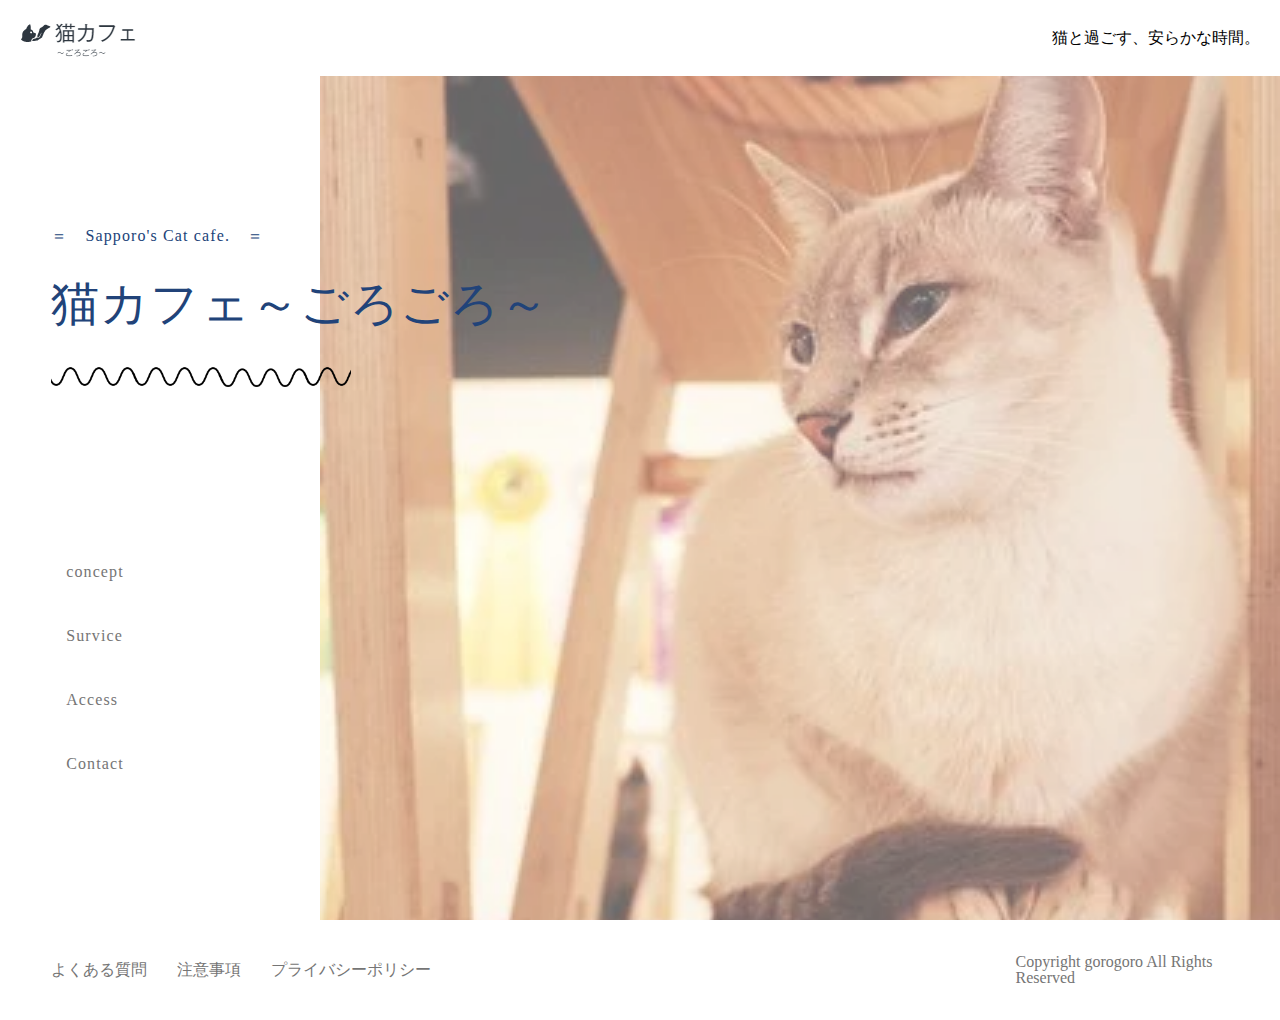
<file: index.html>
<!DOCTYPE html>
<html lang="ja">
<head>
    <meta charset="UTF-8">
    <meta http-equiv="X-UA-Compatible" content="IE=edge">
    <meta name="viewport" content="width=device-width, initial-scale=1.0">
    <link rel="stylesheet" href="style.css">
    <script src="https://ajax.googleapis.com/ajax/libs/jquery/3.6.1/jquery.min.js"></script>
    <title>猫カフェ～ごろごろ～</title>
</head>
<body>
    <header>
        <div class="first-hd">
            <div class="hd-logo">
                <a href="./index.html"><img src="./images/logo (1).png" alt=""></a>
            </div>
            <div class="first-hd-message">
                <p>猫と過ごす、安らかな時間。</p>
            </div>
        </div>

        <div class="scroll-none">
            <div class="scroll-hd">
                <div class="scroll-icon">
                    <a href="./index.html"><img src="./images/logo (1).png" alt=""></a>
                </div>
                <nav class="scroll-nav">
                    <ul class="scroll-list">
                        <li><a href="./concept.html">concept</a></li>
                        <li><a href="./survice.html">Survice</a></li>
                        <li><a href="./access.html">Access</a></li>
                        <li><a href="./contact.html">Contact</a></li>
                    </ul>
                </nav>
            </div>
        </div>

        <div class="top-r">
            <div class="button">
                <span></span>
            </div>
        </div>
        <nav class="slide-nav">
            <ul>
                <li><a href="./concept.html">concept</a></li>
                <li><a href="./survice.html">Survice</a></li>
                <li><a href="./access.html">Access</a></li>
                <li><a href="./contact.html">Contact</a></li>
            </ul>
        </nav> 
    </header>
    <main>
        <div class="main-area">
            <div class="main-img">
                <div class="main-title">
                    <p>＝　Sapporo's Cat cafe.　＝</p>
                    <h2>猫カフェ～ごろごろ～</h2>
                    <div class="wave"><img src="./images/wave-9.png" alt=""></div>
                </div>
                 
            </div>
            <nav class="main-nav">
                <ul class="main-list">
                    <li><a href="./concept.html">concept</a></li>
                    <li><a href="./survice.html">Survice</a></li>
                    <li><a href="./access.html">Access</a></li>
                    <li><a href="./contact.html">Contact</a></li>
                </ul>
            </nav>   
        </div>
    </main>
    <footer>
        <div class="ft-area">
            <ul class="ft-list">
                <li><a href="#">よくある質問</a></li>
                <li><a href="#">注意事項</a></li>
                <li><a href="#">プライバシーポリシー</a></li>
            </ul>
            <div class="copy-right">
                <p>Copyright gorogoro All Rights Reserved</p>
            </div>
            
        </div>
    </footer>

    <script>

        $(window).scroll(function(){
            $hdTop = $(this).scrollTop();
            if($hdTop >= 76) {
                $(".scroll-none").fadeIn(500);
            } else {
                $(".scroll-none").fadeOut(500);
            }
        })

        $(window).scroll(function(){
            var $top = $(window).scrollTop();
            var $hdH = $(".first-hd").outerHeight(true);

            console.log($hdH);

            if($top >= $hdH){
                $(".first-hd").addClass("hd-off");
                $(".button").addClass("btn-on");
            } else {
                $(".first-hd").removeClass("hd-off");
                $(".button").removeClass("btn-on");
            }
        })

        $(".button").click(function(){
            $(this).toggleClass("active");
            $(".slide-nav").toggleClass("scroll-0");
        });

    </script>
</body>
</html>
</file>
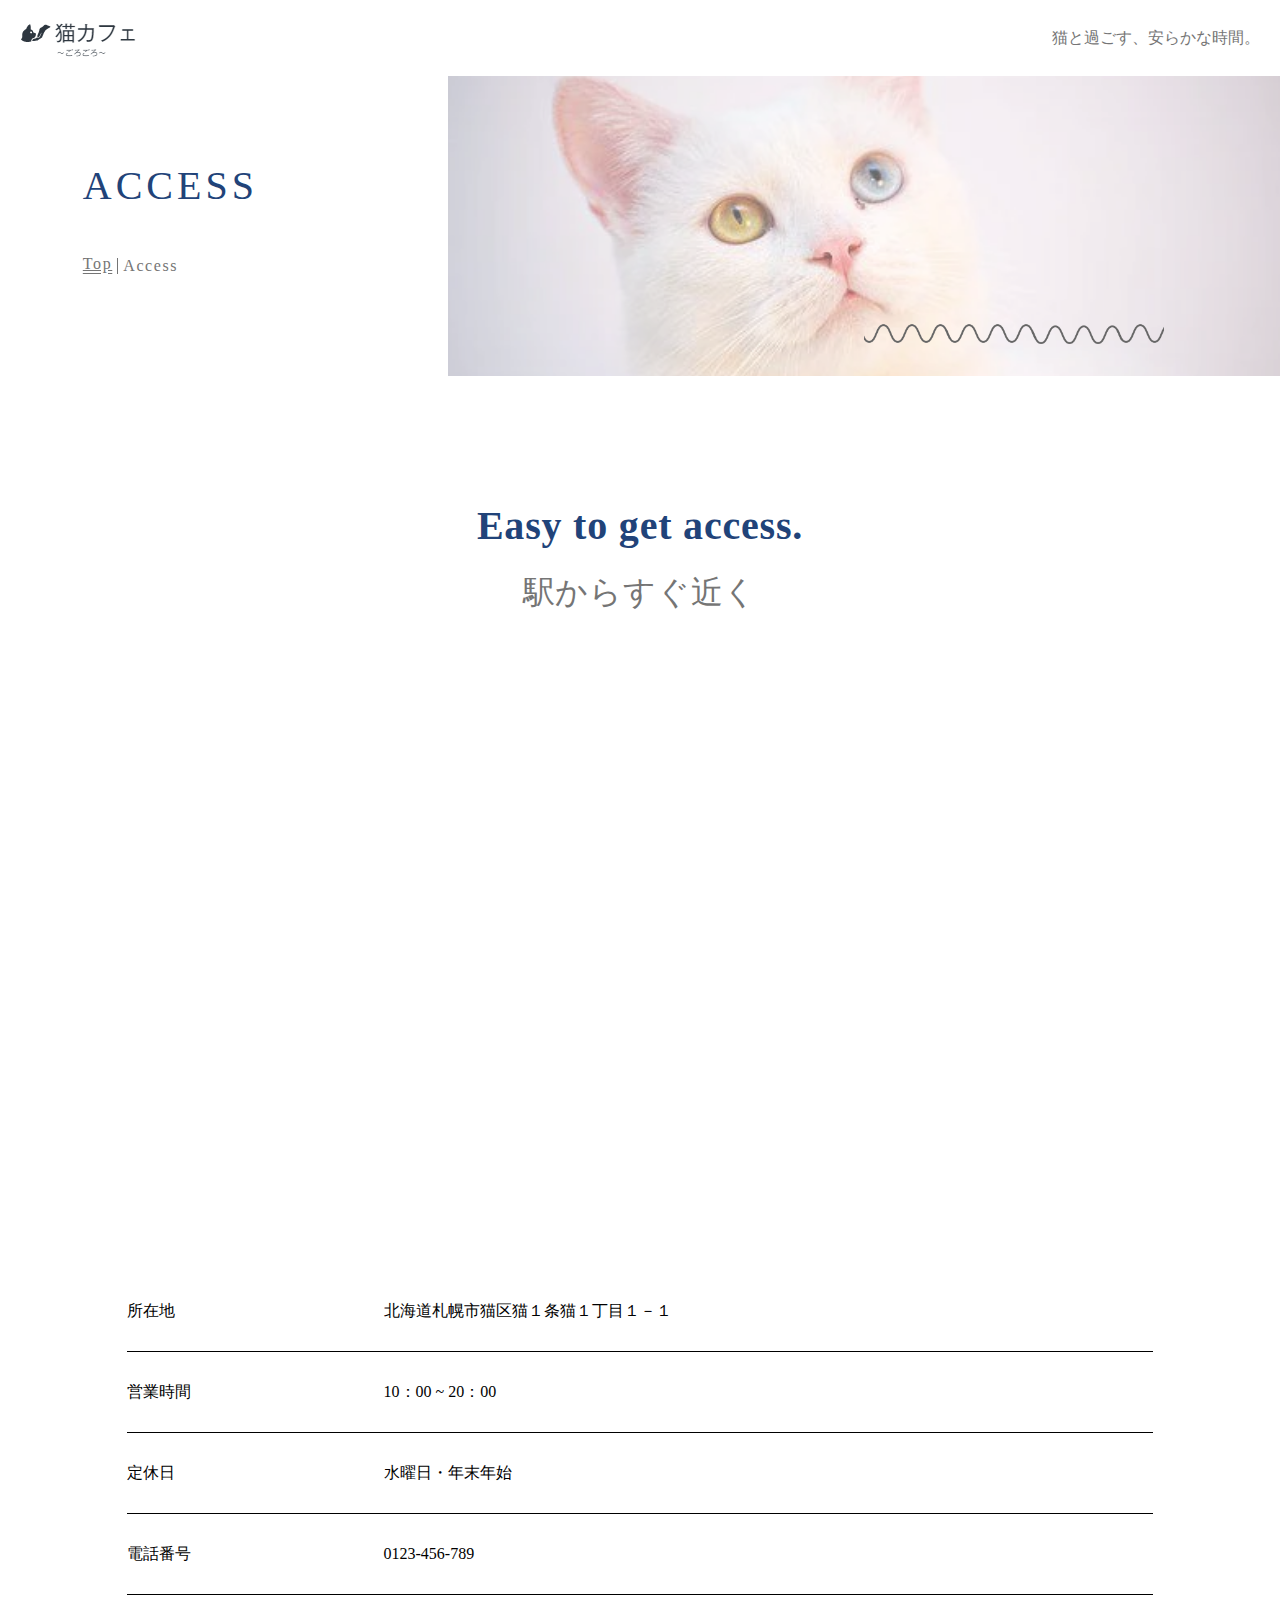
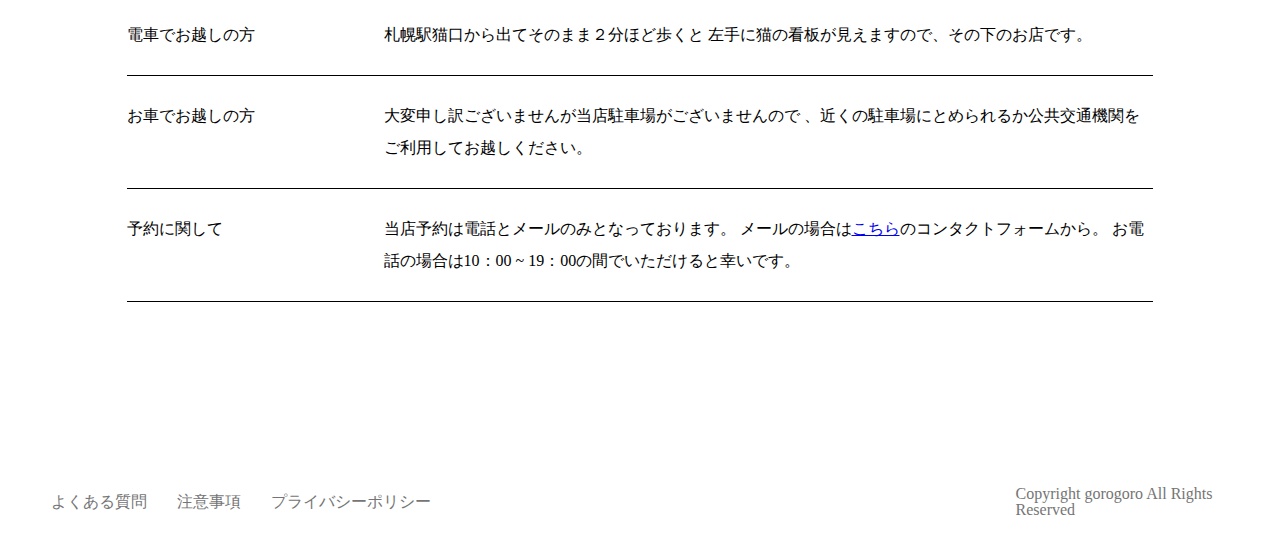
<file: access.html>
<!DOCTYPE html>
<html lang="ja">
<head>
    <meta charset="UTF-8">
    <meta http-equiv="X-UA-Compatible" content="IE=edge">
    <meta name="viewport" content="width=device-width, initial-scale=1.0">
    <link rel="stylesheet" href="access.css">
    <script src="https://ajax.googleapis.com/ajax/libs/jquery/3.6.1/jquery.min.js"></script>
    <title>Access</title>
</head>
<body>
    <header>
        <div class="first-hd">
            <div class="hd-logo">
                <a href="./index.html"><img src="./images/logo (1).png" alt=""></a>
            </div>
            <div class="first-hd-message">
                <p>猫と過ごす、安らかな時間。</p>
            </div>
        </div>

        <div class="scroll-none">
            <div class="scroll-hd">
                <div class="scroll-icon">
                    <a href="./index.html"><img src="./images/logo (1).png" alt=""></a>
                </div>
                <nav class="scroll-nav">
                    <ul class="scroll-list">
                        <li><a href="./concept.html">concept</a></li>
                        <li><a href="./survice.html">Survice</a></li>
                        <li><a href="./access.html">Access</a></li>
                        <li><a href="./contact.html">Contact</a></li>
                    </ul>
                </nav>
            </div>
        </div>

        <div class="top-r">
            <div class="button">
                <span></span>
            </div>
        </div>
        <nav class="slide-nav">
            <ul>
                <li><a href="./concept.html">concept</a></li>
                <li><a href="./survice.html">Survice</a></li>
                <li><a href="./access.html">Access</a></li>
                <li><a href="./contact.html">Contact</a></li>
            </ul>
        </nav> 
    </header>

    <main>
            <div class="mn-top-img">
                <section class="mn-top">
                    <div class="mn-top-title">
                        <h2>ACCESS</h2>
                    </div>
                    <div class="mn-top-pan">
                        <a href="./index.html">Top</a>
                        <p>Access</p>
                    </div>
                    <div class="mn-top-wave">
                        <img src="./images/wave-9.png" alt="">
                    </div>
                </section>
            </div>

            <section class="second-section">
                <div class="sv-catchcopy">
                    <h2>Easy to get access.</h2>
                    <p>駅からすぐ近く</p>
                </div>

                <div class="google-map-box">
                    <iframe class="google-map" src="https://www.google.com/maps/embed?pb=!1m14!1m12!1m3!1d4593.568459145922!2d141.35252668780467!3d43.068018760398274!2m3!1f0!2f0!3f0!3m2!1i1024!2i768!4f13.1!5e0!3m2!1sja!2sjp!4v1664850796264!5m2!1sja!2sjp" style="border:0;" allowfullscreen="" loading="lazy" referrerpolicy="no-referrer-when-downgrade"></iframe>
                </div>

                <div class="as-info-box">
                    <div class="as-info">
                        <dl>
                            <dt>所在地</dt>
                            <dd>北海道札幌市猫区猫１条猫１丁目１－１</dd>
                        </dl>
                        <dl>
                            <dt>営業時間</dt>
                            <dd>10：00 ~ 20：00</dd>
                        </dl>
                        <dl>
                            <dt>定休日</dt>
                            <dd>水曜日・年末年始</dd>
                        </dl>
                        <dl>
                            <dt>電話番号</dt>
                            <dd>0123-456-789</dd>
                        </dl>
                        <dl>
                            <dt>電車でお越しの方</dt>
                            <dd>札幌駅猫口から出てそのまま２分ほど歩くと
                                左手に猫の看板が見えますので、その下のお店です。</dd>
                        </dl>
                        <dl>
                            <dt>お車でお越しの方</dt>
                            <dd>大変申し訳ございませんが当店駐車場がございませんので
                                、近くの駐車場にとめられるか公共交通機関をご利用してお越しください。
                            </dd>
                        </dl>
                        <dl>
                            <dt>予約に関して</dt>
                            <dd>当店予約は電話とメールのみとなっております。
                                メールの場合は<a href="./contact.html">こちら</a>のコンタクトフォームから。
                                お電話の場合は10：00 ~ 19：00の間でいただけると幸いです。
                            </dd>
                        </dl>
                    </div>

                </div>
            </section>
    </main>
    <footer>
        <div class="ft-area">
            <ul class="ft-list">
                <li><a href="#">よくある質問</a></li>
                <li><a href="#">注意事項</a></li>
                <li><a href="#">プライバシーポリシー</a></li>
            </ul>
            <div class="copy-right">
                <p>Copyright gorogoro All Rights Reserved</p>
            </div>
            
        </div>
    </footer>

    <script>

        $(window).scroll(function(){
            $hdTop = $(this).scrollTop();
            if($hdTop >= 76) {
                $(".scroll-none").fadeIn(500);
            } else {
                $(".scroll-none").fadeOut(500);
            }
        })

        $(window).scroll(function(){
            var $top = $(window).scrollTop();
            var $hdH = $(".first-hd").outerHeight(true);

            console.log($hdH);

            if($top >= $hdH){
                $(".first-hd").addClass("hd-off");
                $(".button").addClass("btn-on");
            } else {
                $(".first-hd").removeClass("hd-off");
                $(".button").removeClass("btn-on");
            }
        })

        $(".button").click(function(){
            $(this).toggleClass("active");
            $(".slide-nav").toggleClass("scroll-0");
        });

    </script>
</body>
</html>
</file>
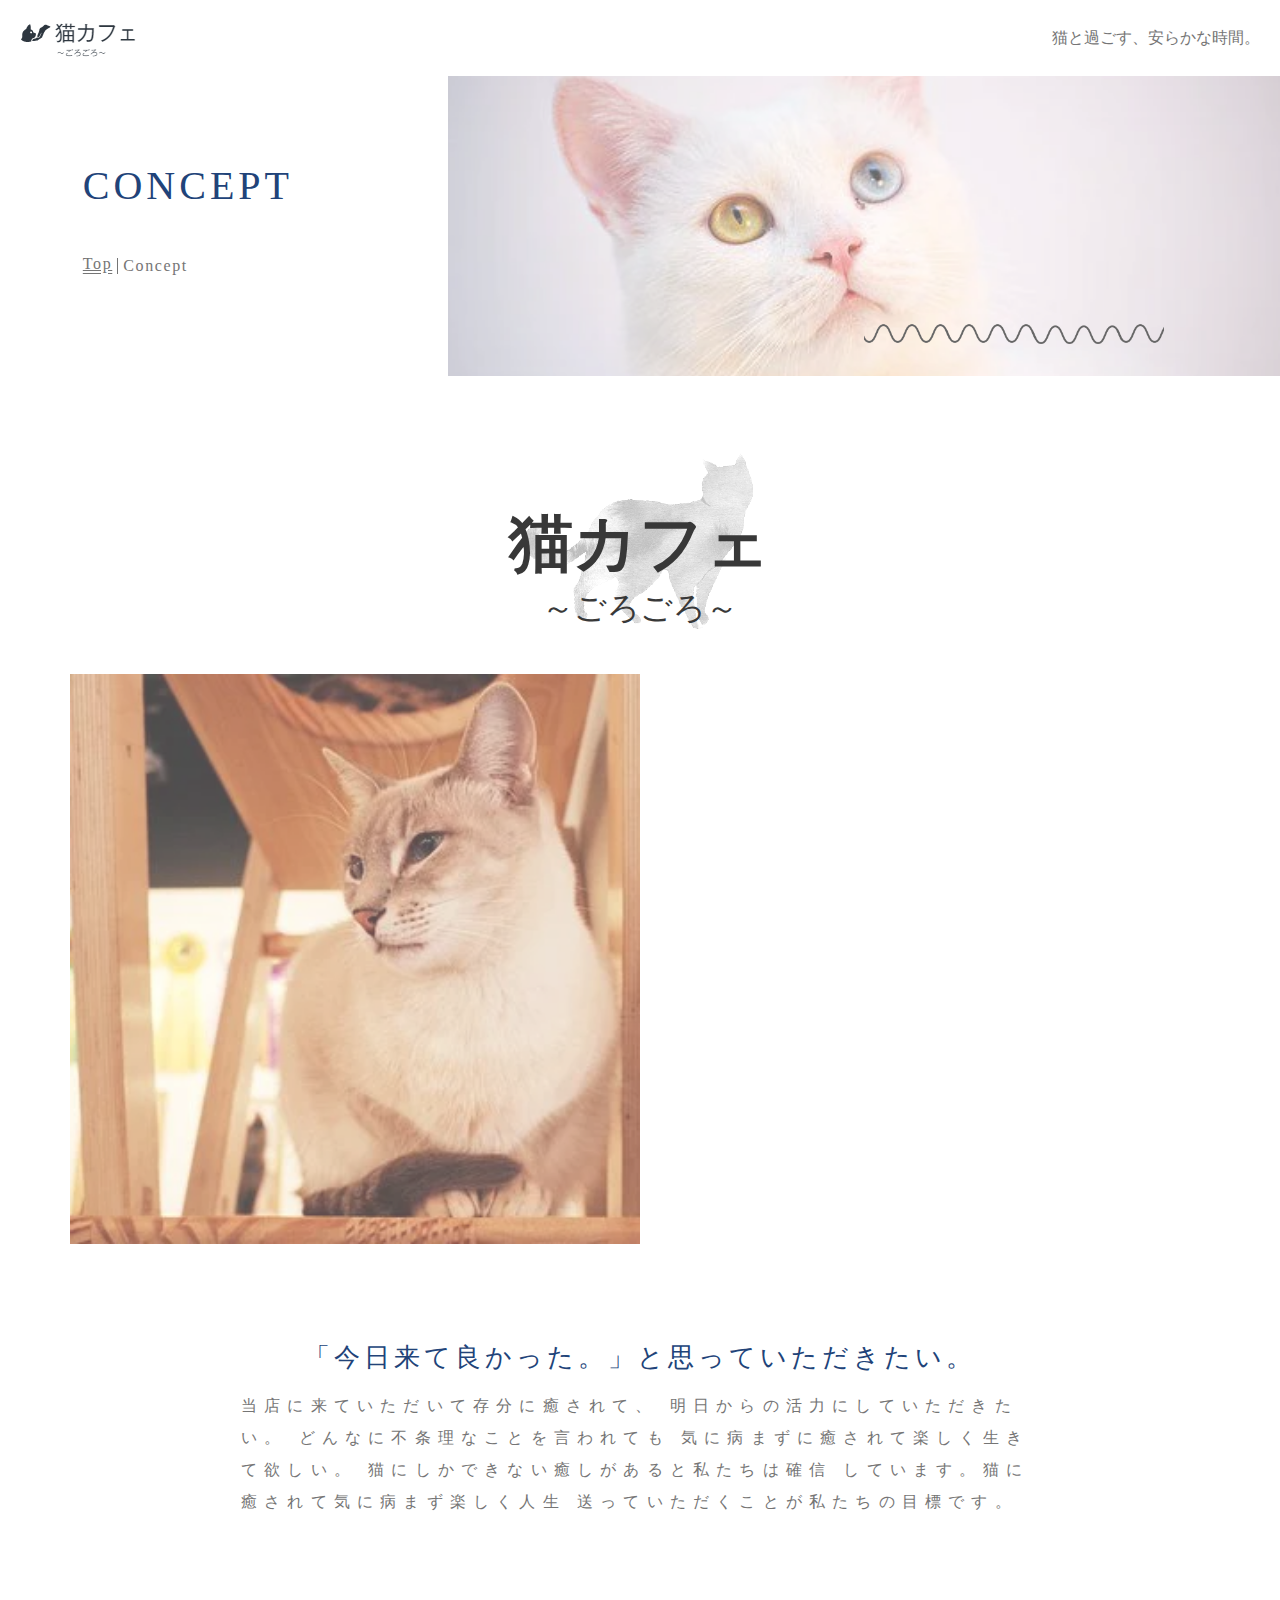
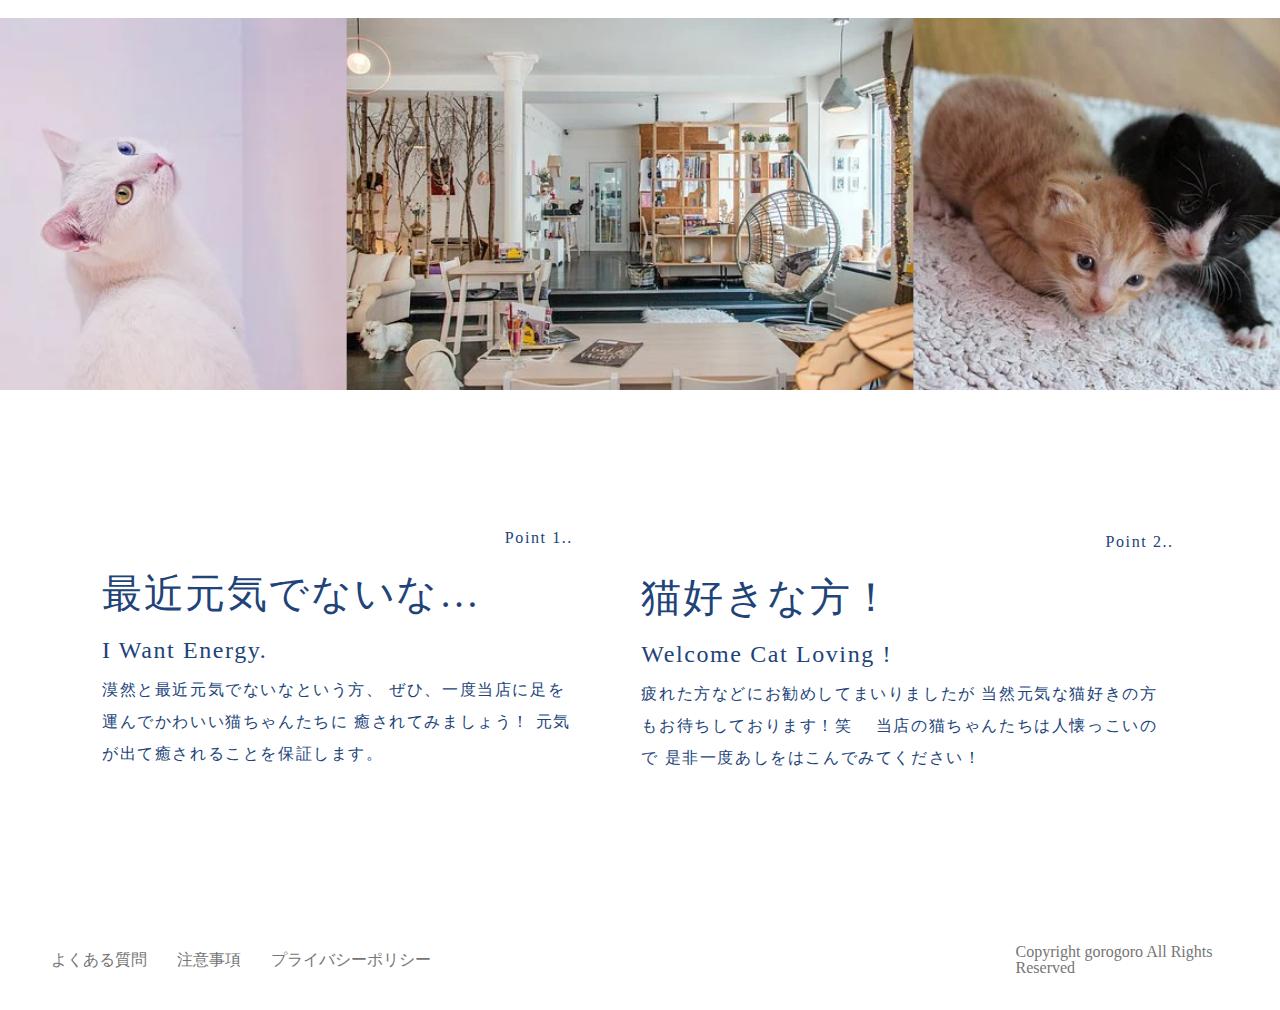
<file: concept.html>
<!DOCTYPE html>
<html lang="ja">
<head>
    <meta charset="UTF-8">
    <meta http-equiv="X-UA-Compatible" content="IE=edge">
    <meta name="viewport" content="width=device-width, initial-scale=1.0">
    <link rel="stylesheet" href="concept.css">
    <script src="https://ajax.googleapis.com/ajax/libs/jquery/3.6.1/jquery.min.js"></script>
    <title>Concept</title>
</head>
<body>
    <header>
        <div class="first-hd">
            <div class="hd-logo">
                <a href="./index.html"><img src="./images/logo (1).png" alt=""></a>
            </div>
            <div class="first-hd-message">
                <p>猫と過ごす、安らかな時間。</p>
            </div>
        </div>

        <div class="scroll-none">
            <div class="scroll-hd">
                <div class="scroll-icon">
                    <a href="./index.html"><img src="./images/logo (1).png" alt=""></a>
                </div>
                <nav class="scroll-nav">
                    <ul class="scroll-list">
                        <li><a href="./concept.html">concept</a></li>
                        <li><a href="./survice.html">Survice</a></li>
                        <li><a href="./access.html">Access</a></li>
                        <li><a href="./contact.html">Contact</a></li>
                    </ul>
                </nav>
            </div>
        </div>

        <div class="top-r">
            <div class="button">
                <span></span>
            </div>
        </div>
        <nav class="slide-nav">
            <ul>
                <li><a href="./concept.html">concept</a></li>
                <li><a href="./survice.html">Survice</a></li>
                <li><a href="./access.html">Access</a></li>
                <li><a href="./contact.html">Contact</a></li>
            </ul>
        </nav> 
    </header>

    <main>
        <div class="mn-top-box">
            <div class="mn-top-img">
                <section class="mn-top">
                    <div class="mn-top-title">
                        <h2>CONCEPT</h2>
                    </div>
                    <div class="mn-top-pan">
                        <a href="./index.html">Top</a>
                        <p>Concept</p>
                    </div>
                    <div class="mn-top-wave">
                        <img src="./images/wave-9.png" alt="">
                    </div>
                </section>
            </div>
        </div>
            

            <section class="mn-content">
                <div class="mn-content-title">
                    <div class="mn-content-img">
                        <p><span>猫カフェ</span><br>～ごろごろ～</p>
                    </div>
                </div>

                <div class="mn-content-main">
                    <div class="mn-content-main-img">
                        <img class="no-img" src="./images/cat-cafe-horizontal.jpg" alt="">
                        <img class="rp-img" src="./images/cat-cafe.jpg" alt="">
                    </div>
                    <div class="mn-content-main-message">
                        <p class="mn-content-main-message-title">CONCEPT</p>
                        <h2>癒しと安らぎ</h2>
                        <h3>Healing and Peace</h3>
                        <p>
                            人と人との付き合いにはストレスはつきもの。
                            人との会話に疲れ、癒されたい。そんな時には
                            猫さんに癒されてみませんか？関係ない！
                            猫をめでたいんじゃ！という人も大歓迎です。
                        </p>
                    </div>
                </div>

                <div class="mn-content-sub">
                    <div class="mn-content-sub-title">
                        <h3>「今日来て良かった。」と思っていただきたい。</h3>
                    </div>
                    <div class="mn-content-sub-sentence">
                        <p>
                            当店に来ていただいて存分に癒されて、
                            明日からの活力にしていただきたい。
                            どんなに不条理なことを言われても
                            気に病まずに癒されて楽しく生きて欲しい。
                            猫にしかできない癒しがあると私たちは確信
                            しています。猫に癒されて気に病まず楽しく人生
                            送っていただくことが私たちの目標です。
                        </p>
                    </div>
                </div>
            </section>

            <section class="mn-content-3images">
                <img src="./images/cat-perfectitem.png" alt="">
            </section>

            <section class="thurd-content">
                <div class="double-flex">
                    <div class="double-item1">
                        <div class="double-item1-message">
                            <p class="double-item1-message-title">Point 1..</p>
                            <h2>最近元気でないな…</h2>
                            <h3>I Want Energy.</h3>
                            <p>
                                漠然と最近元気でないなという方、
                                ぜひ、一度当店に足を運んでかわいい猫ちゃんたちに
                                癒されてみましょう！
                                元気が出て癒されることを保証します。
                            </p>
                        </div>
                    </div>
                    <div class="double-item2">
                        <div class="double-item2-message">
                            <p class="double-item2-message-title">Point 2..</p>
                            <h2>猫好きな方！</h2>
                            <h3>Welcome Cat Loving !</h3>
                            <p>
                                疲れた方などにお勧めしてまいりましたが
                                当然元気な猫好きの方もお待ちしております！笑
                                　当店の猫ちゃんたちは人懐っこいので
                                是非一度あしをはこんでみてください！
                            </p>
                        </div>
                    </div>
                </div>
            </section>
    </main>

    <footer>
        <div class="ft-area">
            <ul class="ft-list">
                <li><a href="#">よくある質問</a></li>
                <li><a href="#">注意事項</a></li>
                <li><a href="#">プライバシーポリシー</a></li>
            </ul>
            <div class="copy-right">
                <p>Copyright gorogoro All Rights Reserved</p>
            </div>
            
        </div>
    </footer>

    <script>

        $(window).scroll(function(){
            $hdTop = $(this).scrollTop();
            if($hdTop >= 76) {
                $(".scroll-none").fadeIn(500);
            } else {
                $(".scroll-none").fadeOut(500);
            }
        })

        $(window).scroll(function() {
            var $top = $(this).scrollTop();
            var $slideTop1 = $(".mn-content-main-message").offset().top-600;
            
            // コンソールで調整する際の目安
            // console.log($top);
            // console.log($slideTop);

            if($top >= $slideTop1){
                // コンソールで調整する際の目安
                // console.log("超えたよ！")
                $(".mn-content-main-message").addClass("slidein-right");
            }
        })

        $(window).scroll(function(){
            var $top = $(window).scrollTop();
            var $hdH = $(".first-hd").outerHeight(true);

            console.log($hdH);

            if($top >= $hdH){
                $(".first-hd").addClass("hd-off");
                $(".button").addClass("btn-on");
            } else {
                $(".first-hd").removeClass("hd-off");
                $(".button").removeClass("btn-on");
            }
        })

        $(".button").click(function(){
            $(this).toggleClass("active");
            $(".slide-nav").toggleClass("scroll-0")
        })

    </script>
</body>
</html>
</file>
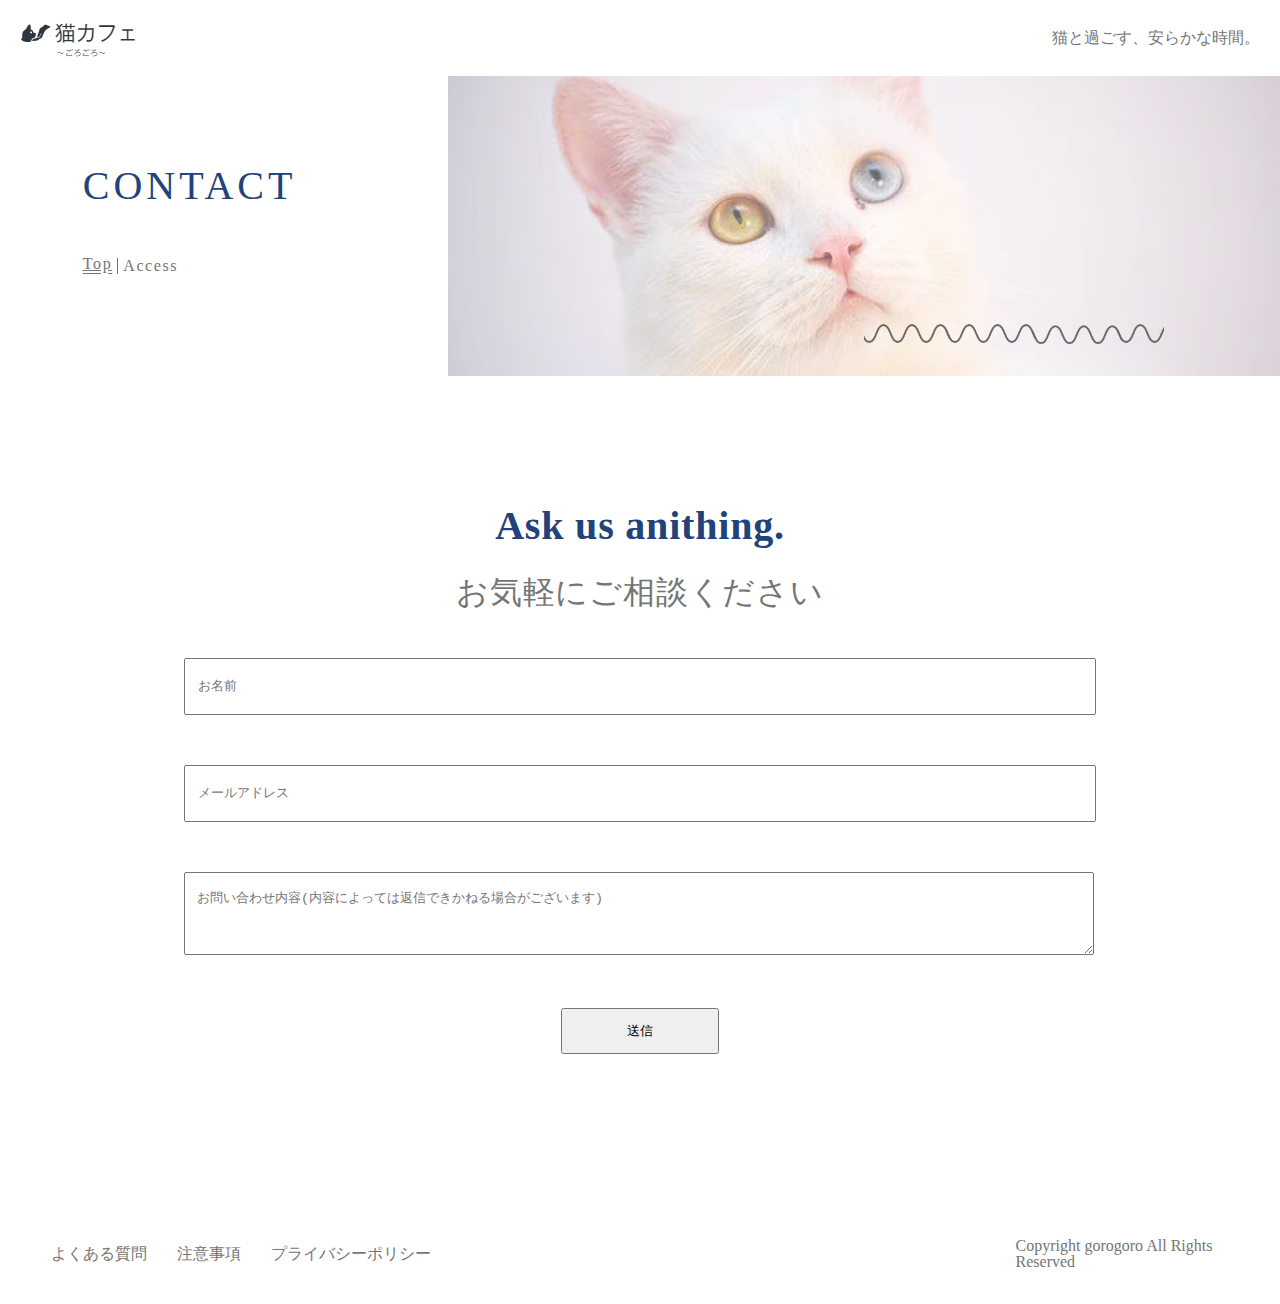
<file: contact.html>
<!DOCTYPE html>
<html lang="ja">
<head>
    <meta charset="UTF-8">
    <meta http-equiv="X-UA-Compatible" content="IE=edge">
    <meta name="viewport" content="width=device-width, initial-scale=1.0">
    <link rel="stylesheet" href="contact.css">
    <script src="https://ajax.googleapis.com/ajax/libs/jquery/3.6.1/jquery.min.js"></script>
    <title>Access</title>
</head>
<body>
    <header>
        <div class="first-hd">
            <div class="hd-logo">
                <a href="./index.html"><img src="./images/logo (1).png" alt=""></a>
            </div>
            <div class="first-hd-message">
                <p>猫と過ごす、安らかな時間。</p>
            </div>
        </div>

        <div class="scroll-none">
            <div class="scroll-hd">
                <div class="scroll-icon">
                    <a href="./index.html"><img src="./images/logo (1).png" alt=""></a>
                </div>
                <nav class="scroll-nav">
                    <ul class="scroll-list">
                        <li><a href="./concept.html">concept</a></li>
                        <li><a href="./survice.html">Survice</a></li>
                        <li><a href="./access.html">Access</a></li>
                        <li><a href="./contact.html">Contact</a></li>
                    </ul>
                </nav>
            </div>
        </div>

        <div class="top-r">
            <div class="button">
                <span></span>
            </div>
        </div>
        <nav class="slide-nav">
            <ul>
                <li><a href="./concept.html">concept</a></li>
                <li><a href="./survice.html">Survice</a></li>
                <li><a href="./access.html">Access</a></li>
                <li><a href="./contact.html">Contact</a></li>
            </ul>
        </nav> 
    </header>

    <main>
            <div class="mn-top-img">
                <section class="mn-top">
                    <div class="mn-top-title">
                        <h2>CONTACT</h2>
                    </div>
                    <div class="mn-top-pan">
                        <a href="./index.html">Top</a>
                        <p>Access</p>
                    </div>
                    <div class="mn-top-wave">
                        <img src="./images/wave-9.png" alt="">
                    </div>
                </section>
            </div>

            <section class="second-section">
                <div class="sv-catchcopy">
                    <h2>Ask us anithing.</h2>
                    <p>お気軽にご相談ください</p>
                </div>
            </section>

            <section class="contact-form">
                <div class="contact-item">
                    <input type="text" placeholder="お名前">
                </div>
                <div class="contact-item">
                    <input type="text" placeholder="メールアドレス">
                </div>
                <div class="contact-item">
                    <textarea name="contact-form1" id="" placeholder="お問い合わせ内容(内容によっては返信できかねる場合がございます)"></textarea>
                </div>
                <div class="contact-button contact-item">
                    <button>送信</button>
                </div>
            </section>



    </main>
    
    
    
    <footer>
        <div class="ft-area">
            <ul class="ft-list">
                <li><a href="#">よくある質問</a></li>
                <li><a href="#">注意事項</a></li>
                <li><a href="#">プライバシーポリシー</a></li>
            </ul>
            <div class="copy-right">
                <p>Copyright gorogoro All Rights Reserved</p>
            </div>
        </div>
    </footer>

    <script>

        $(window).scroll(function(){
            $hdTop = $(this).scrollTop();
            if($hdTop >= 76) {
                $(".scroll-none").fadeIn(500);
            } else {
                $(".scroll-none").fadeOut(500);
            }
        })

        $(window).scroll(function(){
            var $top = $(window).scrollTop();
            var $hdH = $(".first-hd").outerHeight(true);

            console.log($hdH);

            if($top >= $hdH){
                $(".first-hd").addClass("hd-off");
                $(".button").addClass("btn-on");
            } else {
                $(".first-hd").removeClass("hd-off");
                $(".button").removeClass("btn-on");
            }
        })

        $(".button").click(function(){
            $(this).toggleClass("active");
            $(".slide-nav").toggleClass("scroll-0")
        })

    </script>
</body>
</html>
</file>
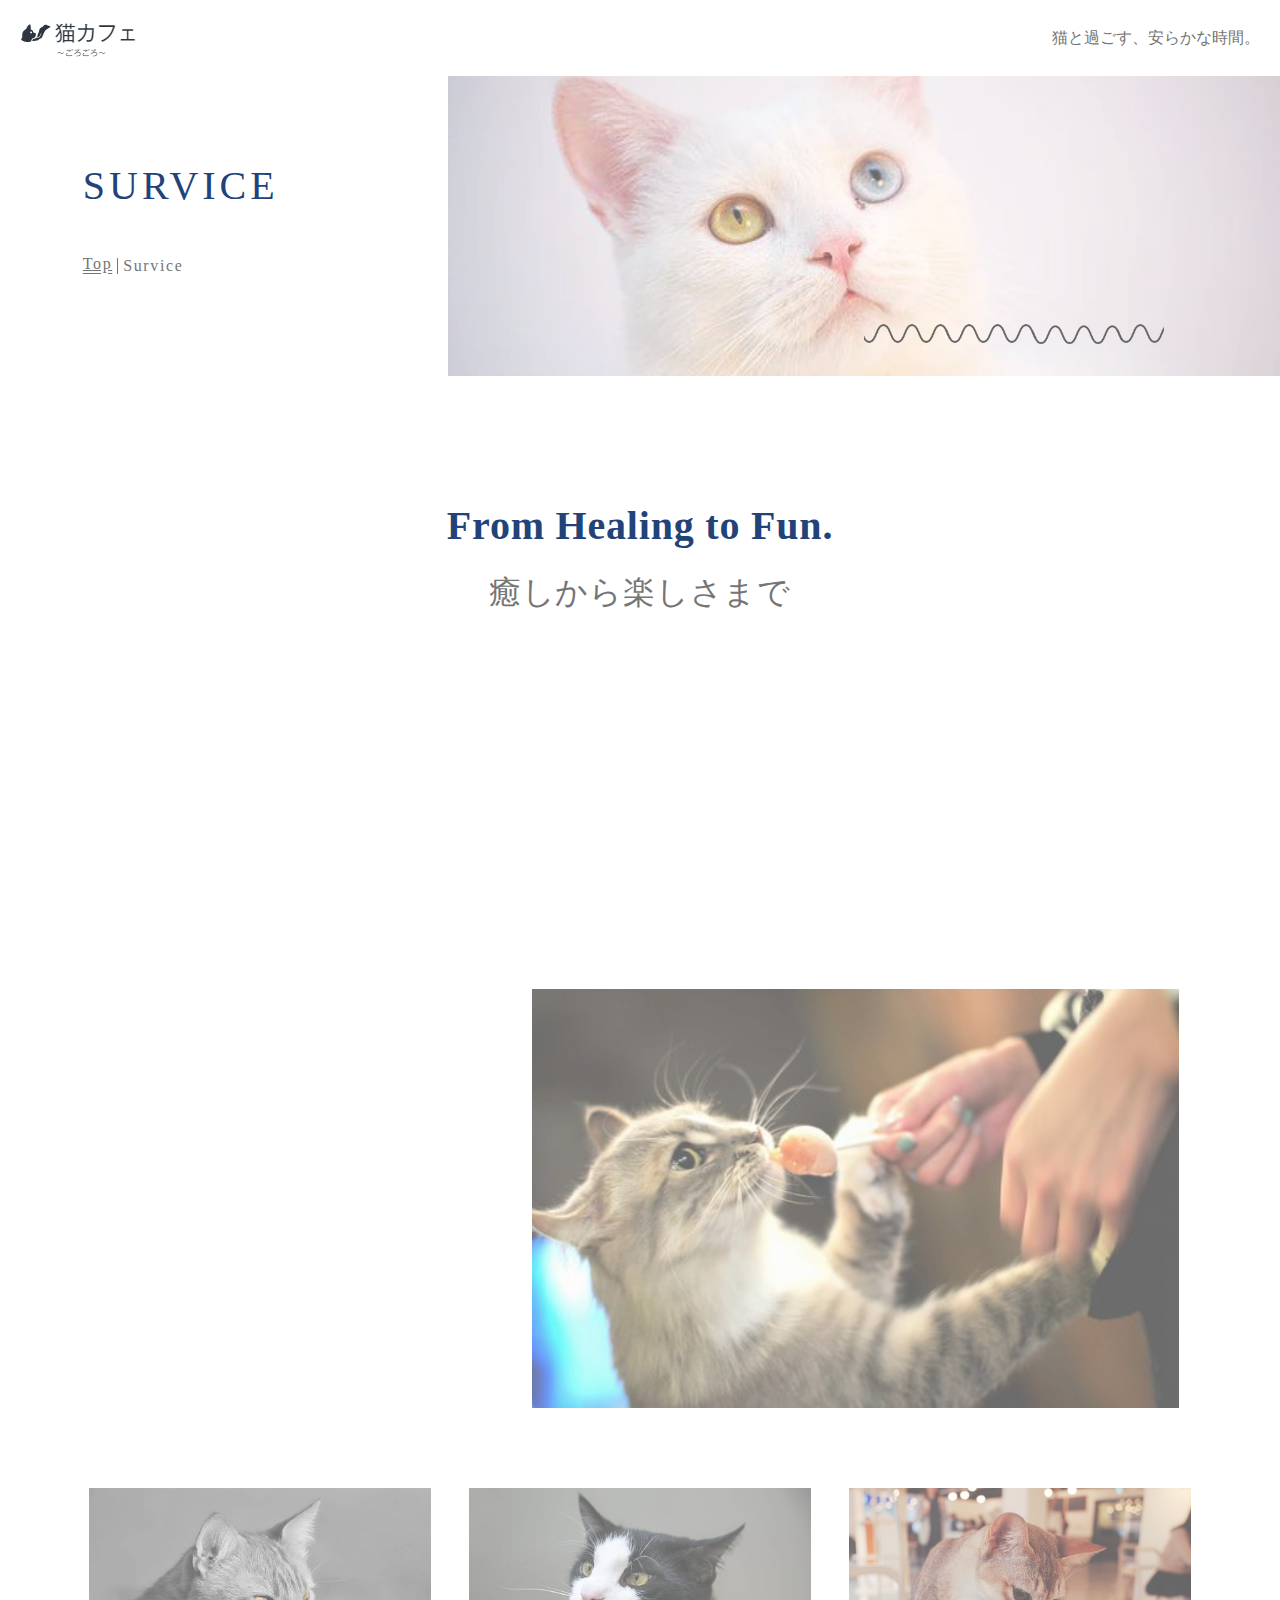
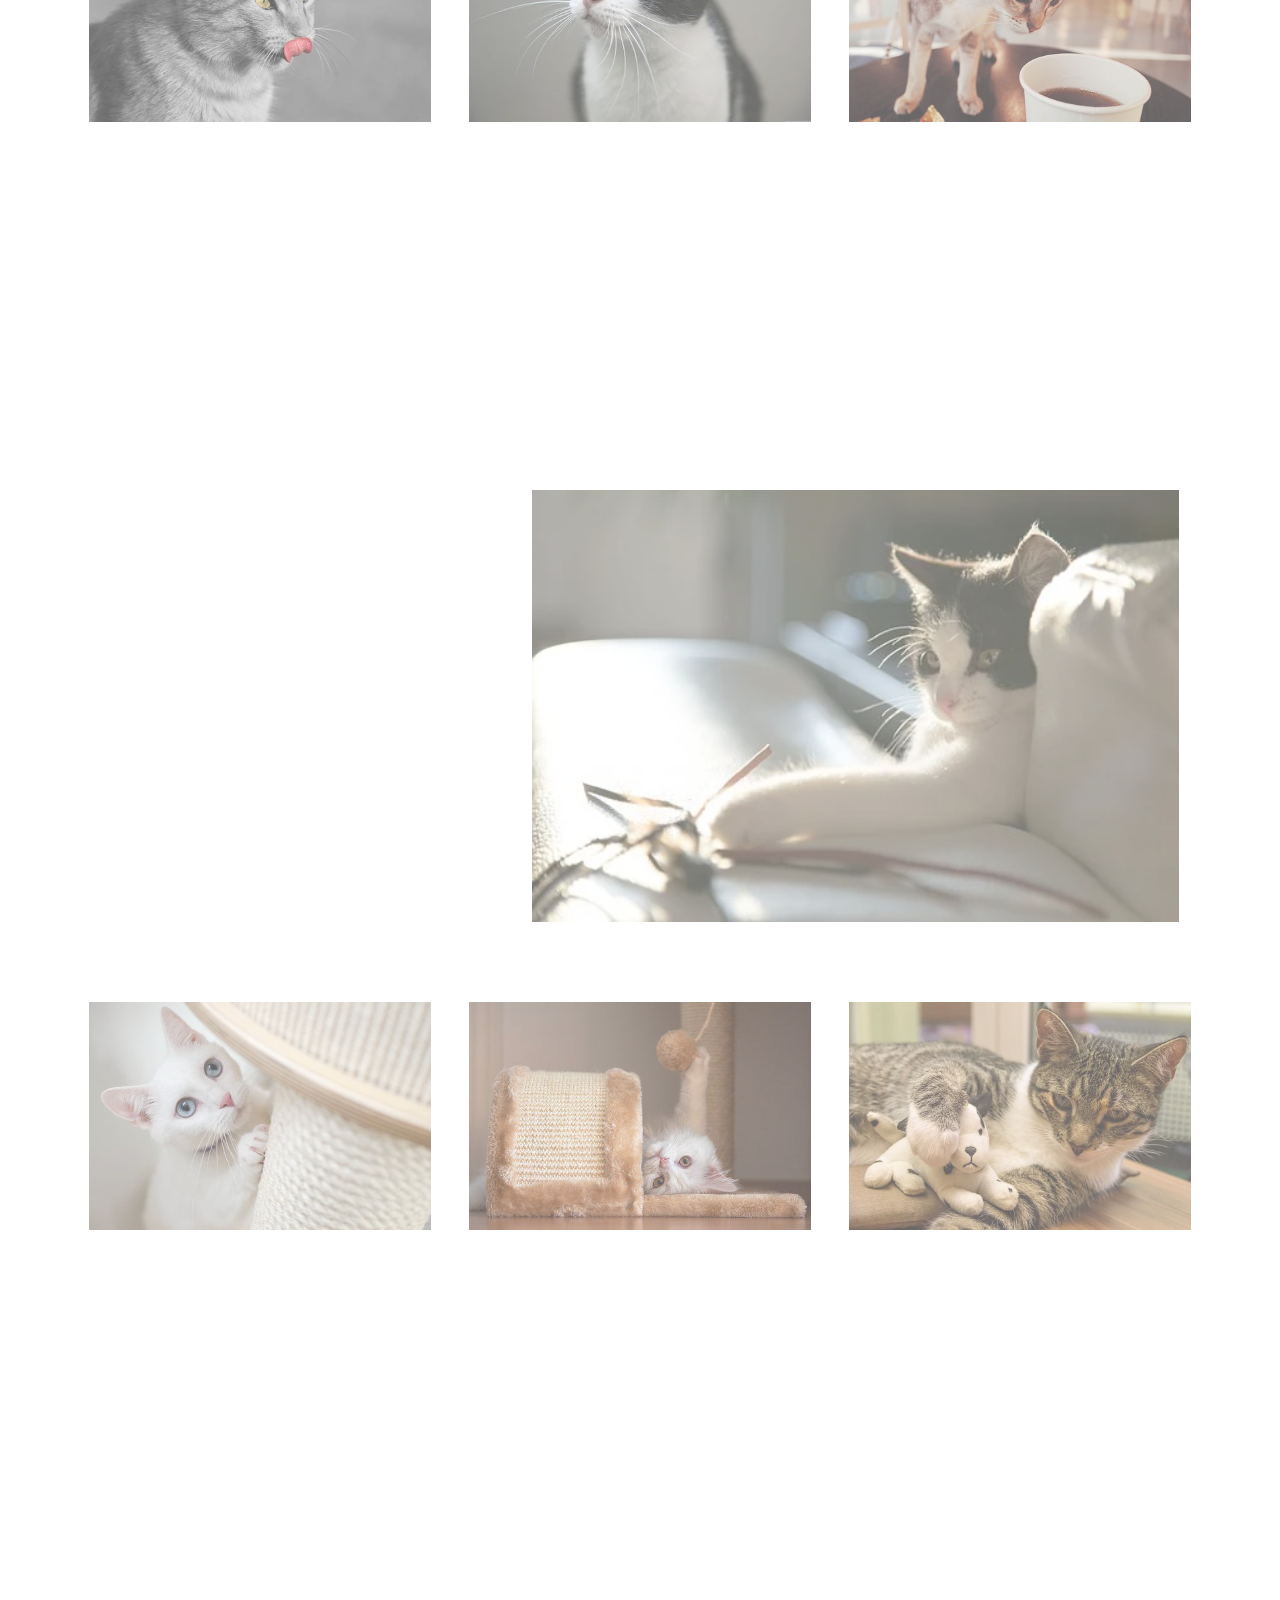
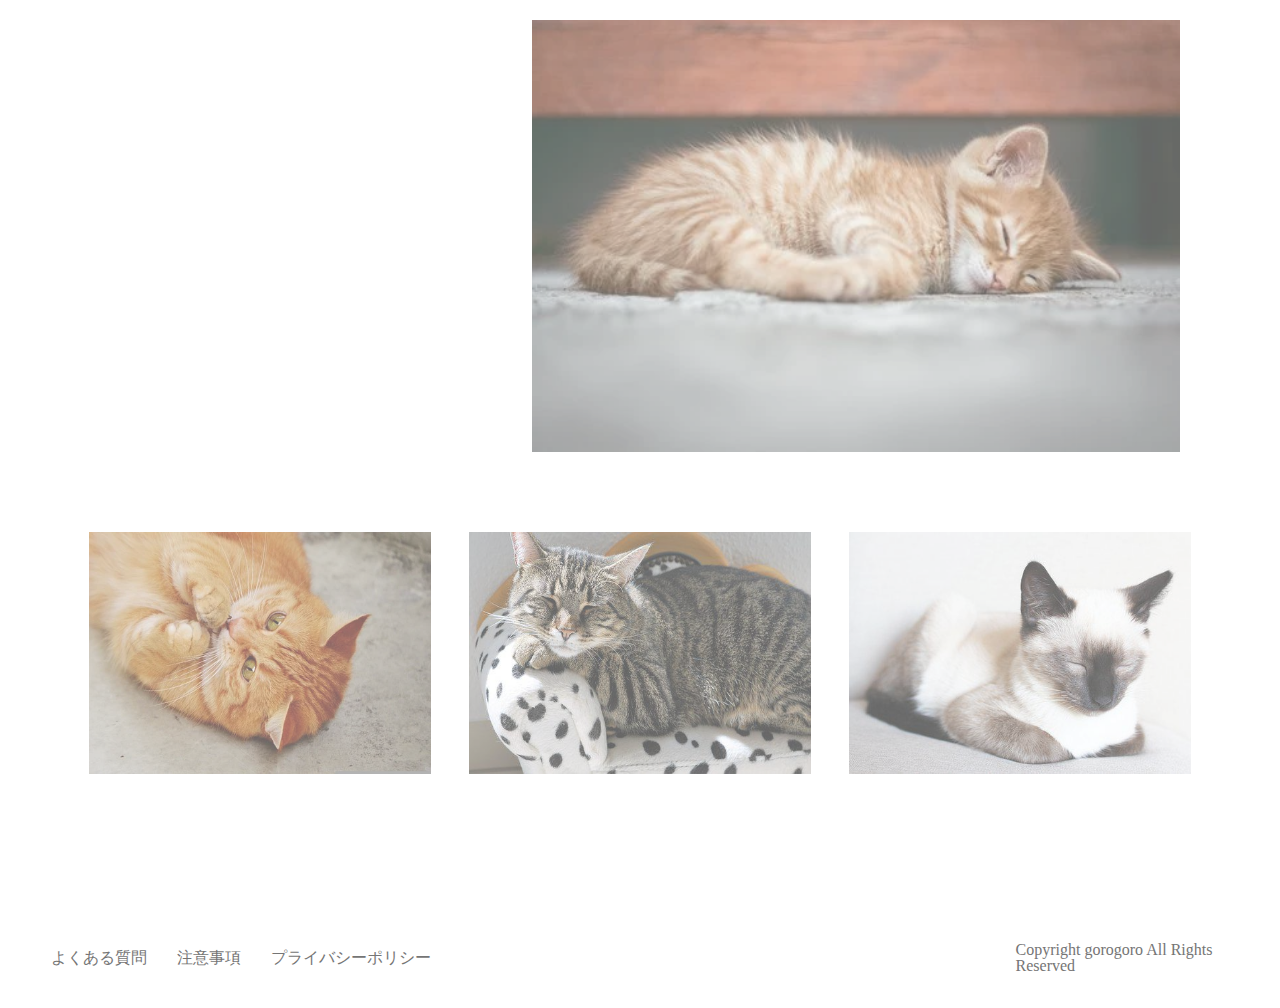
<file: survice.html>
<!DOCTYPE html>
<html lang="ja">
<head>
    <meta charset="UTF-8">
    <meta http-equiv="X-UA-Compatible" content="IE=edge">
    <meta name="viewport" content="width=device-width, initial-scale=1.0">
    <link rel="stylesheet" href="survice.css">
    <script src="https://ajax.googleapis.com/ajax/libs/jquery/3.6.1/jquery.min.js"></script>
    <title>Concept</title>
</head>
<body>
    <header>
        <div class="first-hd">
            <div class="hd-logo">
                <a href="./index.html"><img src="./images/logo (1).png" alt=""></a>
            </div>
            <div class="first-hd-message">
                <p>猫と過ごす、安らかな時間。</p>
            </div>
        </div>

        <div class="scroll-none">
            <div class="scroll-hd">
                <div class="scroll-icon">
                    <a href="./index.html"><img src="./images/logo (1).png" alt=""></a>
                </div>
                <nav class="scroll-nav">
                    <ul class="scroll-list">
                        <li><a href="./concept.html">concept</a></li>
                        <li><a href="./survice.html">Survice</a></li>
                        <li><a href="./access.html">Access</a></li>
                        <li><a href="./contact.html">Contact</a></li>
                    </ul>
                </nav>
            </div>
        </div>

        <div class="top-r">
            <div class="button">
                <span></span>
            </div>
        </div>
        <nav class="slide-nav">
            <ul>
                <li><a href="./concept.html">concept</a></li>
                <li><a href="./survice.html">Survice</a></li>
                <li><a href="./access.html">Access</a></li>
                <li><a href="./contact.html">Contact</a></li>
            </ul>
        </nav> 
    </header>

    <main>
            <div class="mn-top-img">
                <section class="mn-top">
                    <div class="mn-top-title">
                        <h2>SURVICE</h2>
                    </div>
                    <div class="mn-top-pan">
                        <a href="./index.html">Top</a>
                        <p>Survice</p>
                    </div>
                    <div class="mn-top-wave">
                        <img src="./images/wave-9.png" alt="">
                    </div>
                </section>
            </div>

            <section class="second-section">
                <div class="sv-catchcopy">
                    <h2>From Healing to Fun.</h2>
                    <p>癒しから楽しさまで</p>
                </div>
                
                <div class="sv-content">
                    <div class="sv-bgimg-box">
                        <div class="sv-message-box line1">
                            <p class="sv-message-number">001</p>
                            <h3>CANDY</h3>
                            <h4>猫ちゃんに美味しいあめをあげましょう！</h4>
                            <img src="./images/wave-9.png" alt="">
                            <p class="sv-sentence">
                                大好物のキャンディを前に、猫ちゃんたちが
                                あなたの近くに近寄ってきてくれます！
                                近くで見る猫ちゃんたちは、より一層可愛いので
                                ぜひ、一度ご体験ください
                            </p>
                            <p class="candy-price">猫ちゃん用キャンディ：５００円/１個</p>
                        </div>
                    </div>
                    <div class="sv-3img-box">
                        <img src="./images/eatcat1.jpg" alt="">
                        <img src="./images/eatcat2.jpg" alt="">
                        <img src="./images/eatcat3.jpg" alt="">
                    </div>

                <div class="sv-content">
                    <div class="sv-bgimg-box2">
                        <div class="sv-message-box line2">
                            <p class="sv-message-number">002</p>
                            <h3>PLAYING</h3>
                            <h4>猫ちゃんたちと遊びましょう！</h4>
                            <img src="./images/wave-9.png" alt="">
                            <p class="sv-sentence">
                                猫ちゃんたちの性格にもよりますが、
                                遊んでもらうのが好きな子が多いので
                                是非いっぱい遊んであげてください！
                            </p>
                            <p class="candy-price">猫じゃらし：２００円/３０分<br>　ねずみ君：３００円/３０分</p>
                        </div>
                    </div>
                    <div class="sv-3img-box">
                        <img src="./images/playing-cat.jpg" alt="">
                        <img src="./images/playing3.jpg" alt="">
                        <img src="./images/playng4.jpg" alt="">
                    </div>
                </div>

                <div class="sv-content">
                    <div class="sv-bgimg-box3">
                        <div class="sv-message-box line3">
                            <p class="sv-message-number">003</p>
                            <h3>VIEWING</h3>
                            <h4>猫ちゃんを眺めましょう！</h4>
                            <img src="./images/wave-9.png" alt="">
                            <p class="sv-sentence">
                                猫ちゃんたちは自由気ままに、過ごしています。
                                それをただゆっくり眺めるというのもとても癒されます。
                                寝ている子もたくさんいますので、
                                たくさん癒されて帰っていただけたれと思います！
                            </p>
                            <p class="candy-price">ワンドリンクオーダー制<br>５００円/３０分</p>
                        </div>
                    </div>
                    <div class="sv-3img-box">
                        <img src="./images/freecat1.jpg" alt="">
                        <img src="./images/freecat2.jpg" alt="">
                        <img src="./images/freecat3.jpg" alt="">
                    </div>
                </div>
            </section>
    </main>
    <footer>
        <div class="ft-area">
            <ul class="ft-list">
                <li><a href="#">よくある質問</a></li>
                <li><a href="#">注意事項</a></li>
                <li><a href="#">プライバシーポリシー</a></li>
            </ul>
            <div class="copy-right">
                <p>Copyright gorogoro All Rights Reserved</p>
            </div>
            
        </div>
    </footer>

    <script>

        $(window).scroll(function(){
            $hdTop = $(this).scrollTop();
            if($hdTop >= 76) {
                $(".scroll-none").fadeIn(500);
            } else {
                $(".scroll-none").fadeOut(500);
            }
        })

        $(window).scroll(function() {
            var $top = $(this).scrollTop();
            var $slideTop1 = $(".line1").offset().top-600;
            
            // コンソールで調整する際の目安
            // console.log($top);
            // console.log($slideTop);

            if($top >= $slideTop1){
                // コンソールで調整する際の目安
                // console.log("超えたよ！")
                $(".line1").addClass("slidein-left");
            }
        })

        $(window).scroll(function() {
            var $top = $(this).scrollTop();
            var $slideTop2 = $(".line2").offset().top-800;
            
            // コンソールで調整する際の目安
            // console.log($top);
            // console.log($slideTop);

            if($top >= $slideTop2){
                // コンソールで調整する際の目安
                // console.log("超えたよ！")
                $(".line2").addClass("slidein-left");
            }
        })

        $(window).scroll(function() {
            var $top = $(this).scrollTop();
            var $slideTop3 = $(".line3").offset().top-700;
            
            // コンソールで調整する際の目安
            // console.log($top);
            // console.log($slideTop);

            if($top >= $slideTop3){
                // コンソールで調整する際の目安
                // console.log("超えたよ！")
                $(".line3").addClass("slidein-left")
            }
        })

        $(window).scroll(function(){
            var $top = $(window).scrollTop();
            var $hdH = $(".first-hd").outerHeight(true);

            console.log($hdH);

            if($top >= $hdH){
                $(".first-hd").addClass("hd-off");
                $(".button").addClass("btn-on");
            } else {
                $(".first-hd").removeClass("hd-off");
                $(".button").removeClass("btn-on");
            }
        })

        $(".button").click(function(){
            $(this).toggleClass("active");
            $(".slide-nav").toggleClass("scroll-0")
        })

    </script>
</body>
</html>
</file>
<file: style.css>
@charset "utf-8";

html,
body,
div,
span,
object,
iframe,
h1,
h2,
h3,
h4,
h5,
h6,
p,
blockquote,
pre,
abbr,
address,
cite,
code,
del,
dfn,
em,
ins,
kbd,
q,
samp,
small,
strong,
sub,
sup,
var,
b,
i,
dl,
dt,
dd,
ol,
ul,
li,
fieldset,
form,
label,
legend,
table,
caption,
tbody,
tfoot,
thead,
tr,
th,
td,
article,
aside,
canvas,
details,
figcaption,
figure,
footer,
header,
hgroup,
menu,
nav,
section,
summary,
time,
mark,
audio,
video {
    margin: 0;
    padding: 0;
    border: 0;
    outline: 0;
    font-size: 100%;
    vertical-align: baseline;
    background: transparent;
    font-weight: normal;
}
img {
    margin: 0;
    padding: 0;
    border: 0;
    outline: 0;
    font-size: 100%;
    vertical-align: bottom;
    background: transparent;
}
article,
aside,
details,
figcaption,
figure,
footer,
header,
hgroup,
menu,
nav,
section {
    display: block;
}
body {
    line-height: 1;
}
ol,
ul {
    list-style: none;
}
blockquote,
q {
    quotes: none;
}
blockquote:before,
blockquote:after,
q:before,
q:after {
    content: "";
    content: none;
}
table {
    border-collapse: collapse;
    border-spacing: 0;
}
ol,
ul {
    list-style: none;
}
blockquote,
q {
    quotes: none;
}
a {
    margin: 0;
    padding: 0;
    font-size: 100%;
    vertical-align: baseline;
    background: transparent;
    text-decoration: none;
}
ins {
    background-color: #ff9;
    color: #000;
    text-decoration: none;
}


/* ---------------ここから-------------------------- */


/* body {
    overflow-x: hidden;
} */

.first-hd {
    display: flex;
    justify-content: space-between;
    align-items: center;
    width: calc(100vw - 40px);
    height: 56px;
    margin: 10px 20px;
}

.first-hd-message {
    text-align: right;
}

.scroll-none {
    position: fixed;
    top: 0;
    z-index: 2000;
    display: none;
    background-color: #ffffffd7;
}

.scroll-hd {
    display: flex;
    justify-content: space-between;
    align-items: center;
    width: calc(100vw - 40px);
    height: 56px;
    padding: 10px 20px;
}

.scroll-list {
    display: flex;
    margin-right: 1vw;
}

.scroll-list li a {
    padding: 16px 2vw;
    display: block;
    color: rgb(117, 117, 117);
    position: relative;
}

.scroll-list li a::after{
    content: "";
    height: 1px;
    width: 0;
    position: absolute;
    bottom: 5px;
    left: 1vw;
    background-color: #214379;
    /* transform: scale(0,1); */
}

.scroll-list li a:hover {
    color: #214379;
}

.scroll-list li a:hover::after{
    width: calc(100% - 2vw);
    transition: all .5s;
    /* transform: scale(1,1); */
}

.slide-nav {
    display: none;
}

.main-area {
    height:calc(100vh - 56px);
    width: 100vw;
    letter-spacing: 0.07em;
}

.main-img {
    width: 100%;
    height: 100%;
    background-image: url(./images/cat-cafe-horizontal.jpg);
    background-position: right center;
    background-size: 75%;
    background-repeat: no-repeat;
    position: relative;
    overflow: hidden;
}

.main-img::after {
    content: "";
    position: absolute;
    top: 0;
    right: 0;
    bottom: 0;
    left: 0;
    height: 100%;
    width: 100%;
    background-color: rgba(255, 255, 255, 0.4);
}

.main-img::before {
    content: '';
    position: absolute;
    /* top: -5px;
    bottom: -5px;
    left: -5px;
    right: -5px; */
    background: inherit;
    filter: blur(3px);
}

/* .main-img img {
    width: 80vw;
    position: absolute;
    right: 0;
    filter: opacity(0.7);
} */

.main-title {
    position: absolute;
    top: 18%;
    left: 4%;
    color: #214379;
    background-color: none;
}

/* .main-title::after {
    content: ;
    border: 3px wavy black;
} */

.main-title h2 {
    font-size: 3rem;
    line-height: 2.5em;
    filter: none;
}

.wave img {
    width: 300px;
}

.main-nav {
    position: absolute;
    line-height: 32px;
    left: 4%;
    top: 60%;
}

.main-list li {
    padding: 16px 10px;
}

.main-list a{
    color: #000;
    padding: 16px 5px;
    color: rgb(117, 117, 117);
    transition: all 0.5s;
}

.main-list a:hover {
    background-color: rgb(235, 235, 235);
    padding: 16px 15px;
    cursor: pointer;
}

footer {
    width: 100vw;
}

.ft-area {
    width: 92vw;
    margin: 0 auto;
    display: flex;
    justify-content: space-between;
    align-items: center;
}

.ft-list {
    width: 100%;
    height: 100px;
    display: flex;
    align-items: center;
    gap: 30px;
}

.ft-list a {
    color: rgb(117, 117, 117);
    
}

.copy-right {
    color: rgb(117, 117, 117);
}

.main-title {
    z-index: 1000;
}

@media screen and (max-width : 1024px){
    .ft-area {
        display: block;
    }

    .copy-right {
        width: 100%;
        text-align: right;
    }
}

@media screen and (max-width : 599px) {
    
    .main-img {
        background-size: 100%;
    }

    .first-hd p {
        font-size: 0.8rem;
        color: rgb(100, 100, 100);
    }

    .scroll-none {
        visibility: hidden;
    }

    .top-r {
        position: absolute;
        top: 16px;
        right: 16px;
        z-index: 9999;
    }

    .button {
        border-radius: 10px;
        width: 40px;
        height: 40px;
        background-color: rgb(72, 72, 72);
        position: relative;
        transition: all .5s;
        display: none;
    }

    .btn-on {
        display: block;
        position: fixed;
        top: 30px;
        right: 30px;
        animation-name: fadebtn;
        animation-duration: 0.5s;
        animation-fill-mode: forwards;
        opacity: 0;
    }

    @keyframes fadebtn {
        from {
            opacity: 0;
            transform: translate(0 , -100%);
        }

        to {
            opacity: 1;
            transform: translate(0 , 0);
        }
    }

    .button:hover {
        cursor: pointer;
    }

    .button span,
    .button span::after,
    .button span::before{
        height: 3px;
        border-radius: 5px;
        width: 24px;
        margin: 6px auto;
        background-color: #fff;
        transition: all .6s;
    }

    .button span {
        position: absolute;
        top: 12px;
        left: 8px;
        transition: all .5s;
    }

    .button span::after {
        content: "";
        position: absolute;
        top: 4px;
    }

    .button span::before {
        content: "";
        position: absolute;
        bottom: 4px;
    }

    .button.active span {
        background-color: rgba(255, 255, 255, 0);
    }

    .button.active span::after {
        transform: rotate(-45deg);
        opacity: 1 !important;
        bottom: 0;
        transform-origin: 2px -2px 0;
    }

    .button.active span::before {
        transform: rotate(45deg);
        opacity: 1 !important;
        bottom: 0;
        background-color: #fff;
        transform-origin: 2px 4px 0;
    }

    

    .slide-nav {
        display: block;
        width: 100vw;
        height: 100vh;
        position: fixed;
        top: 0;
        right: -120%;
        background-color: #214379;
        transition: all .5s;
        z-index: 9000;
    }

    .scroll-0 {
        right: 0;
    }

    .slide-nav ul{
        position: absolute;
        top: 50%;
        left: 50%;
        transform: translate(-50% , -50%);
        list-style: none;
        padding: 0;
        text-align: center;
    }

    .slide-nav li a{
        text-decoration: none;
        color: rgb(255, 255, 255);
        line-height: 3rem;
        font-weight: 900;
        letter-spacing: 0.1rem;
    }

    .main-title h2 {
        font-size: 1.8rem;
    }

    .wave img {
        width: 240px;
    }

    .main-nav {
        position: absolute;
        line-height: 32px;
        left: 4%;
        top: 50%;
    }
    
    .main-list li {
        padding: 8px 0;
    }
    
    .main-list a{
        color: #000;
        padding: 16px 20px 16px 8px;
        transition: all 0.5s;
        background-color: rgba(255, 255, 255, 0.229);
        display: block;
        width: 100px;
    }

    .main-list a:hover {
        background-color: rgb(235, 235, 235);
        padding: 16px 24px;
        cursor: pointer;
    }

    .ft-area {
        display: flex;
        flex-direction: column;
    }

    .ft-list {
        flex-direction: column;
        justify-content: space-around;
        gap: 0;
        text-align: left;
        align-items: flex-start;
    }

    .ft-area {
        padding: 32px 0;
        align-items: flex-end;
    }

    .copy-right {
        vertical-align: bottom;
        margin-top: 12px;
    }

    .copy-right p{
        vertical-align: bottom;
        display: inline;
    }
}
</file>
<file: access.css>
@charset "utf-8";

html,
body,
div,
span,
object,
iframe,
h1,
h2,
h3,
h4,
h5,
h6,
p,
blockquote,
pre,
abbr,
address,
cite,
code,
del,
dfn,
em,
ins,
kbd,
q,
samp,
small,
strong,
sub,
sup,
var,
b,
i,
dl,
dt,
dd,
ol,
ul,
li,
fieldset,
form,
label,
legend,
table,
caption,
tbody,
tfoot,
thead,
tr,
th,
td,
article,
aside,
canvas,
details,
figcaption,
figure,
footer,
header,
hgroup,
menu,
nav,
section,
summary,
time,
mark,
audio,
video {
    margin: 0;
    padding: 0;
    border: 0;
    outline: 0;
    font-size: 100%;
    vertical-align: baseline;
    background: transparent;
    font-weight: normal;
}
img {
    margin: 0;
    padding: 0;
    border: 0;
    outline: 0;
    font-size: 100%;
    vertical-align: bottom;
    background: transparent;
}
article,
aside,
details,
figcaption,
figure,
footer,
header,
hgroup,
menu,
nav,
section {
    display: block;
}
body {
    line-height: 1;
}
ol,
ul {
    list-style: none;
}
blockquote,
q {
    quotes: none;
}
blockquote:before,
blockquote:after,
q:before,
q:after {
    content: "";
    content: none;
}
table {
    border-collapse: collapse;
    border-spacing: 0;
}
ol,
ul {
    list-style: none;
}
blockquote,
q {
    quotes: none;
}
a {
    margin: 0;
    padding: 0;
    font-size: 100%;
    vertical-align: baseline;
    background: transparent;
    text-decoration: none;
}
ins {
    background-color: #ff9;
    color: #000;
    text-decoration: none;
}


/* ---------------ここから-------------------------- */

/* body {
    overflow-x: hidden;
} */


.first-hd {
    display: flex;
    justify-content: space-between;
    align-items: center;
    width: calc(100vw - 40px);
    height: 56px;
    margin: 10px 20px;
    color: rgb(117, 117, 117);
}

.first-hd-message {
    text-align: right;
}

.scroll-none {
    position: fixed;
    top: 0;
    z-index: 2000;
    display: none;
    background-color: #ffffffd7;
}

.scroll-hd {
    display: flex;
    justify-content: space-between;
    align-items: center;
    width: calc(100vw - 40px);
    height: 56px;
    padding: 10px 20px;
}

.scroll-list {
    display: flex;
    margin-right: 1vw;
}

.scroll-list li a {
    padding: 16px 2vw;
    display: block;
    color: rgb(117, 117, 117);
    position: relative;
}

.scroll-list li a::after{
    content: "";
    height: 1px;
    width: 0;
    position: absolute;
    bottom: 5px;
    left: 1vw;
    background-color: #214379;
    /* transform: scale(0,1); */
}

.scroll-list li a:hover {
    color: #214379;
}

.scroll-list li a:hover::after{
    width: calc(100% - 2vw);
    transition: all .5s;
    /* transform: scale(1,1); */
}

.slide-nav {
    display: none;
}

.mn-top-img {
    width: 100%;
    height: 300px;
    background-image: url(./images/concept_cat.jpg);
    background-position: right;
    background-size: 65%;
    background-repeat: no-repeat;
    position: relative;
    overflow: hidden;
}

.mn-top-img::after {
    content: "";
    position: absolute;
    top: 0;
    right: 0;
    bottom: 0;
    height: 100%;
    width: 65%;
    background-color: rgba(255, 255, 255, 0.4);
}

.mn-top {
    max-width: 1140px;
    height: 100%;
    margin: 0 auto;
    position: relative;
}

.mn-top-title {
    text-align: center;
    position: absolute;
    top: 30%;
    font-size: 2.5rem;
    left: 1vw;
    letter-spacing: 0.1em;
    color: #214379;
    z-index: 10;
}

.mn-top-pan {
    display: flex;
    align-items: center;
    position: absolute;
    top: 60%;
    left: 1vw;
    letter-spacing: 0.1em
}

.mn-top-pan a {
    color: rgb(117, 117, 117);
    padding-right: 5px;
    text-decoration: underline double;
    padding-bottom: 3px;
}

.mn-top-pan p {
    padding-left: 5px;
    border-left: solid 1px ;
    color: rgb(117, 117, 117);
}

.mn-top-wave {
    position: absolute;
    bottom: 10%;
    right: 4%;
    filter: grayscale(100%);
}

.mn-top-wave img {
    width: 300px;
}

.second-section {
    max-width: 1140px;
    width: 100%;
    margin: 0 auto; 
}

.sv-catchcopy {
    text-align: center;
    margin: 100px 0 50px;
    letter-spacing: 0.05em;
}

.sv-catchcopy h2 {
    font-weight: 600;
    font-size: 2.5em;
    line-height: 2.5em;
    color: #214379;
}

.sv-catchcopy p {
    font-weight: 300;
    font-size: 2em;
    color: rgb(117, 117, 117);
}

.google-map {
    margin-top: 50px;
    width: 100%;
    height: 500px;
    /* margin-left: calc(50% - 50vw); */
}

.as-info-box {
    margin-top: 60px;
}

.as-info {
    width: 90%;
    margin: 0 auto;
    font-weight: 100;
    line-height: 2em;
}

.as-info dl {
    display: flex;
    padding: 24px 0;
    border-bottom: 1px solid black;
}

.as-info dt {
    width: 25%;
    text-align: left;
}

.as-info dd {
    width: 75%;
    text-align: left;
}

.as-info a {
    text-decoration: underline;
}



footer {
    width: 100vw;
    margin-top: 150px;
}

.ft-area {
    width: 92vw;
    margin: 0 auto;
    display: flex;
    justify-content: space-between;
    align-items: center;
}

.ft-list {
    width: 100%;
    height: 100px;
    display: flex;
    align-items: center;
    gap: 30px;
}

.ft-list a {
    color: rgb(117, 117, 117);
    
}

.copy-right {
    color: rgb(117, 117, 117);
}



@media screen and (max-width : 1024px){

    .sv-catchcopy {
        font-size: 0.8em;
    }

    .as-info {
        width: 80%;
    }

    .as-info dl {
        display: block;
        width: 80%;
        margin: 0 auto;
    }

    .as-info dt {
        line-height: 3rem;
        font-weight: 600;
        width: 100%;
    }

    .as-info dd {
        width: 100%;
    }

    .as-info {
        width: 100%;
    }

    .ft-area {
        display: block;
    }

    .copy-right {
        width: 100%;
        text-align: right;
    }
}

@media screen and (max-width : 599px) {

    .scroll-none {
        visibility: hidden;
    }

    .top-r {
        position: absolute;
        top: 16px;
        right: 16px;
        z-index: 9999;
    }

    .button {
        border: 1px solid black;
        border-radius: 10px;
        width: 40px;
        height: 40px;
        background-color: rgb(72, 72, 72);
        position: relative;
        transition: all .5s;
        display: none;
    }

    .btn-on {
        display: block;
        position: fixed;
        top: 30px;
        right: 30px;
        animation-name: fadebtn;
        animation-duration: 0.5s;
        animation-fill-mode: forwards;
        opacity: 0;
    }

    @keyframes fadebtn {
        from {
            opacity: 0;
            transform: translate(0 , -100%);
        }

        to {
            opacity: 1;
            transform: translate(0 , 0);
        }
    }

    .button:hover {
        cursor: pointer;
    }

    .button span,
    .button span::after,
    .button span::before{
        height: 3px;
        border-radius: 5px;
        width: 24px;
        margin: 6px auto;
        background-color: #fff;
        transition: all .6s;
    }

    .button span {
        position: absolute;
        top: 12px;
        left: 8px;
        transition: all .5s;
    }

    .button span::after {
        content: "";
        position: absolute;
        top: 4px;
    }

    .button span::before {
        content: "";
        position: absolute;
        bottom: 4px;
    }

    .button.active span {
        background-color: rgba(255, 255, 255, 0);
    }

    .button.active span::after {
        transform: rotate(-45deg);
        opacity: 1 !important;
        bottom: 0;
        transform-origin: 2px -2px 0;
    }

    .button.active span::before {
        transform: rotate(45deg);
        opacity: 1 !important;
        bottom: 0;
        background-color: #fff;
        transform-origin: 2px 4px 0;
    }

    

    .slide-nav {
        display: block;
        width: 100vw;
        height: 100vh;
        position: fixed;
        top: 0;
        right: -120%;
        background-color: #214379;
        transition: all .5s;
        z-index: 9000;
    }

    .scroll-0 {
        right: 0;
    }

    .slide-nav ul{
        position: absolute;
        top: 50%;
        left: 50%;
        transform: translate(-50% , -50%);
        list-style: none;
        padding: 0;
        text-align: center;
    }

    .slide-nav li a{
        text-decoration: none;
        color: rgb(255, 255, 255);
        line-height: 3rem;
        font-weight: 900;
        letter-spacing: 0.1rem;
    }
    
    .mn-top-img {
        background-position: right;
        background-size: 100%;
    }

    .mn-top-img::after {
        width: 100%;
    }

    .mn-top-pan {
        z-index: 10;
        left: 4vw;
    }

    .mn-top-title {
        left: 4vw;
    }



    

    .ft-area {
        display: flex;
        flex-direction: column;
    }

    .ft-list {
        flex-direction: column;
        justify-content: space-around;
        gap: 0;
        text-align: left;
        align-items: flex-start;
    }

    .ft-area {
        padding: 32px 0;
        align-items: flex-end;
    }

    .copy-right {
        vertical-align: bottom;
        margin-top: 12px;
    }

    .copy-right p{
        vertical-align: bottom;
        display: inline;
    }

}
</file>
<file: concept.css>
@charset "utf-8";

html,
body,
div,
span,
object,
iframe,
h1,
h2,
h3,
h4,
h5,
h6,
p,
blockquote,
pre,
abbr,
address,
cite,
code,
del,
dfn,
em,
ins,
kbd,
q,
samp,
small,
strong,
sub,
sup,
var,
b,
i,
dl,
dt,
dd,
ol,
ul,
li,
fieldset,
form,
label,
legend,
table,
caption,
tbody,
tfoot,
thead,
tr,
th,
td,
article,
aside,
canvas,
details,
figcaption,
figure,
footer,
header,
hgroup,
menu,
nav,
section,
summary,
time,
mark,
audio,
video {
    margin: 0;
    padding: 0;
    border: 0;
    outline: 0;
    font-size: 100%;
    vertical-align: baseline;
    background: transparent;
    font-weight: normal;
}
img {
    margin: 0;
    padding: 0;
    border: 0;
    outline: 0;
    font-size: 100%;
    vertical-align: bottom;
    background: transparent;
}
article,
aside,
details,
figcaption,
figure,
footer,
header,
hgroup,
menu,
nav,
section {
    display: block;
}
body {
    line-height: 1;
}
ol,
ul {
    list-style: none;
}
blockquote,
q {
    quotes: none;
}
blockquote:before,
blockquote:after,
q:before,
q:after {
    content: "";
    content: none;
}
table {
    border-collapse: collapse;
    border-spacing: 0;
}
ol,
ul {
    list-style: none;
}
blockquote,
q {
    quotes: none;
}
a {
    margin: 0;
    padding: 0;
    font-size: 100%;
    vertical-align: baseline;
    background: transparent;
    text-decoration: none;
}
ins {
    background-color: #ff9;
    color: #000;
    text-decoration: none;
}


/* ---------------ここから-------------------------- */

.first-hd {
    display: flex;
    justify-content: space-between;
    align-items: center;
    width: calc(100vw - 40px);
    height: 56px;
    margin: 10px 20px;
    color: rgb(117, 117, 117);
}

.first-hd-message {
    text-align: right;
}

.scroll-none {
    position: fixed;
    top: 0;
    z-index: 2000;
    display: none;
    background-color: #ffffffd7;
}

.scroll-hd {
    display: flex;
    justify-content: space-between;
    align-items: center;
    width: calc(100vw - 40px);
    height: 56px;
    padding: 10px 20px;
}

.scroll-list {
    display: flex;
    margin-right: 1vw;
}

.scroll-list li a {
    padding: 16px 2vw;
    display: block;
    color: rgb(117, 117, 117);
    position: relative;
}

.scroll-list li a::after{
    content: "";
    height: 1px;
    width: 0;
    position: absolute;
    bottom: 5px;
    left: 1vw;
    background-color: #214379;
    /* transform: scale(0,1); */
}

.scroll-list li a:hover {
    color: #214379;
}

.scroll-list li a:hover::after{
    width: calc(100% - 2vw);
    transition: all .5s;
    /* transform: scale(1,1); */
}

.slide-nav {
    display: none;
}

.mn-top-img {
    width: 100%;
    height: 300px;
    background-image: url(./images/concept_cat.jpg);
    background-position: right;
    background-size: 65%;
    background-repeat: no-repeat;
    position: relative;
    overflow: hidden;
}

.mn-top-img::after {
    content: "";
    position: absolute;
    top: 0;
    right: 0;
    bottom: 0;
    height: 100%;
    width: 65%;
    background-color: rgba(255, 255, 255, 0.4);
}

.mn-top {
    max-width: 1140px;
    height: 100%;
    margin: 0 auto;
    position: relative;
}

.mn-top-title {
    text-align: center;
    position: absolute;
    top: 30%;
    font-size: 2.5rem;
    left: 1vw;
    letter-spacing: 0.1em;
    color: #214379;
    z-index: 10;
}

.mn-top-pan {
    display: flex;
    align-items: center;
    position: absolute;
    top: 60%;
    left: 1vw;
    letter-spacing: 0.1em
}

.mn-top-pan a {
    color: rgb(117, 117, 117);
    padding-right: 5px;
    text-decoration: underline double;
    padding-bottom: 3px;
}

.mn-top-pan p {
    padding-left: 5px;
    border-left: solid 1px ;
    color: rgb(117, 117, 117);
}

.mn-top-wave {
    position: absolute;
    bottom: 10%;
    right: 4%;
    filter: grayscale(100%);
}

.mn-top-wave img {
    width: 300px;
}

.mn-content {
    padding-top: 30px;
    max-width: 1140px;
    width: 100%;
    margin: 0 auto;
}

.mn-content-title {
    width: 620px;
    margin: 0 auto;
    text-align: center;
    padding: 90px 30px 50px;
    background-image: url(./images/gray-graycat.png);
    background-position: center;
    background-repeat: no-repeat;
    background-size: 40%;
}

.mn-content-img p {
    font-size: 2em;
    color: rgb(56, 56, 56);
}

.mn-content-img span {
    font-size: 2em;
    font-weight: 900;
    line-height: 1.5em;
}

.mn-content-main {
    width: 100%;
    position: relative;
}

.mn-content-main-img {
    width: 100%;
}

.mn-content-main-img img {
    width: 570px;
    filter: opacity(0.7);
}

.mn-content-main-message {
    background-color: rgba(237, 237, 237, 0.462);
    position: absolute;
    width: 500px;
    padding: 6%;
    margin-top: 7%;
    top: 0%;
    right: -100%;
    line-height: 2em;
    letter-spacing: 0.1em;
    z-index: 1000;
    color: #214379;
    transition: all 1s;
}

.slidein-right {
    right: 5%;
}

.mn-content-main-message-title {
    text-align: right;
}

.mn-content-main-message h2{
    font-size: 3em;
    font-weight: 300;
    line-height: 2em;
}

.mn-content-main-message h3 {
    font-size: 1.5em;
    font-size: 1.5em;
}

.mn-content-sub {
    margin-top: 100px;
    text-align: center;
    max-width: 1140px;
    width: 100%;
    color: #214379;
    
}

.mn-content-sub-title {
    font-size: 1.65rem;
    letter-spacing: 0.15em;
    padding-bottom: 20px;
}

.mn-content-sub-sentence {
    text-align: left;
    width: 70%;
    margin: 0 auto;
    color: rgb(117, 117, 117);
    letter-spacing: 0.45em;
    font-weight: 100;
    line-height: 2em;
}

.mn-content-3images img {
    width: 100vw;
    margin-top: 100px;
}

.thurd-content {
    margin-top: 100px;
}

.double-flex {
    display: flex;
    max-width: 1140px;
    width: 100%;
    margin: 0 auto;
    justify-content: space-around;
}

.double-item1-message {
    width: auto;
    padding: 6%;
    line-height: 2em;
    letter-spacing: 0.1em;
    color: #214379;
}

.double-item1-message-title {
    text-align: right;
}

.double-item1-message h2{
    font-size: 2.5em;
    font-weight: 300;
    line-height: 2em;
}

.double-item1-message h3 {
    font-size: 1.5em;
    font-size: 1.5em;
    margin-bottom: 8px;
}

.double-item2-message {
    width: auto;
    padding: 6%;
    line-height: 2em;
    letter-spacing: 0.1em;
    color: #214379;
}

.double-item2-message-title {
    text-align: right;
}

.double-item2-message h2{
    font-size: 2.5em;
    font-weight: 300;
    line-height: 2em;
}

.double-item2-message h3 {
    font-size: 1.5em;
    font-size: 1.5em;
    margin-bottom: 8px;
}

footer {
    width: 100vw;
    margin-top: 100px;
}

.ft-area {
    width: 92vw;
    margin: 0 auto;
    display: flex;
    justify-content: space-between;
    align-items: center;
}

.ft-list {
    width: 100%;
    height: 100px;
    display: flex;
    align-items: center;
    gap: 30px;
}

.ft-list a {
    color: rgb(117, 117, 117);
    
}

.copy-right {
    color: rgb(117, 117, 117);
}

.rp-img {
    display: none;
}


@media screen and (max-width : 1024px){
    .ft-area {
        display: block;
    }

    .copy-right {
        width: 100%;
        text-align: right;
    }

    .double-flex {
        display: block;
    }

    .mn-content-title {
        padding: 90px 0 50px;
        width: auto;
    }

    .mn-content-img p {
        margin: 0 auto;
    }

    .mn-content-main-img {
        width: 100%;
    }

    .no-img {

        display: none;
    }
    
    .mn-content-main-img img {
        width: 100%;
        filter: opacity(0.7);
    }
    
    .mn-content-main-message {
        background-color: rgba(237, 237, 237, 0.462);
        position: absolute;
        width: 500px;
        /* padding: 6%;
        margin-top: 7%;
        top: 0%;
        right: 5%; */
        top: 50%;
        left: 50%;
        transform: translate(-50% , -50%);
        line-height: 2em;
        letter-spacing: 0.1em;
        z-index: 1000;
        color: #214379;
        margin-top: 0;
    }

    .rp-img {
        display: block;
        width: 100%;
        filter: opacity(0.7);
        height: 100%;
    }

    .mn-content-img p {
        font-size: 2rem;
    }
    
    .mn-content-img span {
        font-size: 3rem;
    }

    .mn-content-title {
        padding-bottom: 96px;
    }
}

@media screen and (max-width : 599px) {

    .scroll-none {
        visibility: hidden;
    }

    .top-r {
        position: absolute;
        top: 16px;
        right: 16px;
        z-index: 9999;
    }

    .button {
        border: 1px solid black;
        border-radius: 10px;
        width: 40px;
        height: 40px;
        background-color: rgb(72, 72, 72);
        position: relative;
        transition: all .5s;
        display: none;
    }

    .btn-on {
        display: block;
        position: fixed;
        top: 30px;
        right: 30px;
        animation-name: fadebtn;
        animation-duration: 0.5s;
        animation-fill-mode: forwards;
        opacity: 0;
    }

    @keyframes fadebtn {
        from {
            opacity: 0;
            transform: translate(0 , -100%);
        }

        to {
            opacity: 1;
            transform: translate(0 , 0);
        }
    }

    .button:hover {
        cursor: pointer;
    }

    .button span,
    .button span::after,
    .button span::before{
        height: 3px;
        border-radius: 5px;
        width: 24px;
        margin: 6px auto;
        background-color: #fff;
        transition: all .6s;
    }

    .button span {
        position: absolute;
        top: 12px;
        left: 8px;
        transition: all .5s;
    }

    .button span::after {
        content: "";
        position: absolute;
        top: 4px;
    }

    .button span::before {
        content: "";
        position: absolute;
        bottom: 4px;
    }

    .button.active span {
        background-color: rgba(255, 255, 255, 0);
    }

    .button.active span::after {
        transform: rotate(-45deg);
        opacity: 1 !important;
        bottom: 0;
        transform-origin: 2px -2px 0;
    }

    .button.active span::before {
        transform: rotate(45deg);
        opacity: 1 !important;
        bottom: 0;
        background-color: #fff;
        transform-origin: 2px 4px 0;
    }

    .slide-nav {
        display: block;
        width: 100vw;
        height: 100vh;
        position: fixed;
        top: 0;
        right: -120%;
        background-color: #214379;
        transition: all .5s;
        z-index: 9000;
    }

    .scroll-0 {
        right: 0;
    }

    .slide-nav ul{
        position: absolute;
        top: 50%;
        left: 50%;
        transform: translate(-50% , -50%);
        list-style: none;
        padding: 0;
        text-align: center;
    }

    .slide-nav li a{
        text-decoration: none;
        color: rgb(255, 255, 255);
        line-height: 3rem;
        font-weight: 900;
        letter-spacing: 0.1rem;
    }
    
    .mn-top-img {
        background-position: right;
        background-size: 100%;
    }

    .mn-top-img::after {
        width: 100%;
    }

    .mn-top-pan {
        z-index: 10;
        left: 4vw;
    }

    .mn-top-title {
        left: 4vw;
    }

    .mn-content-main-message {
        background-color: rgba(237, 237, 237, 0.462);
        position: absolute;
        width: 80%;
        padding: 6%;
        z-index: 1000;
        color: #214379;
    }

    .mn-content-main-message h2 {
        font-size: 2.2rem;
    }

    .mn-top-img {
        padding: 0;
    }

    .mn-content-main-img {
        width: 100%;
    }

    .rp-img {
        display: none;
    }

    .no-img {
        display: block;
    }

    .mn-content-sub-title {
        font-size: 1.5rem;
    }

    .mn-content-sub-sentence {
        letter-spacing: 0.05rem;
        width: 85%;
    }

    .double-item1-message {
        font-size: 0.75rem;
    }

    .double-item2-message {
        font-size: 0.75rem;
    }

    .ft-area {
        display: flex;
        flex-direction: column;
    }

    .ft-list {
        flex-direction: column;
        justify-content: space-around;
        gap: 0;
        text-align: left;
        align-items: flex-start;
    }

    .ft-area {
        padding: 32px 0;
        align-items: flex-end;
    }

    .copy-right {
        vertical-align: bottom;
        margin-top: 12px;
    }

    .copy-right p{
        vertical-align: bottom;
        display: inline;
    }

}
</file>
<file: contact.css>
@charset "utf-8";

html,
body,
div,
span,
object,
iframe,
h1,
h2,
h3,
h4,
h5,
h6,
p,
blockquote,
pre,
abbr,
address,
cite,
code,
del,
dfn,
em,
ins,
kbd,
q,
samp,
small,
strong,
sub,
sup,
var,
b,
i,
dl,
dt,
dd,
ol,
ul,
li,
fieldset,
form,
label,
legend,
table,
caption,
tbody,
tfoot,
thead,
tr,
th,
td,
article,
aside,
canvas,
details,
figcaption,
figure,
footer,
header,
hgroup,
menu,
nav,
section,
summary,
time,
mark,
audio,
video {
    margin: 0;
    padding: 0;
    border: 0;
    outline: 0;
    font-size: 100%;
    vertical-align: baseline;
    background: transparent;
    font-weight: normal;
}
img {
    margin: 0;
    padding: 0;
    border: 0;
    outline: 0;
    font-size: 100%;
    vertical-align: bottom;
    background: transparent;
}
article,
aside,
details,
figcaption,
figure,
footer,
header,
hgroup,
menu,
nav,
section {
    display: block;
}
body {
    line-height: 1;
}
ol,
ul {
    list-style: none;
}
blockquote,
q {
    quotes: none;
}
blockquote:before,
blockquote:after,
q:before,
q:after {
    content: "";
    content: none;
}
table {
    border-collapse: collapse;
    border-spacing: 0;
}
ol,
ul {
    list-style: none;
}
blockquote,
q {
    quotes: none;
}
a {
    margin: 0;
    padding: 0;
    font-size: 100%;
    vertical-align: baseline;
    background: transparent;
    text-decoration: none;
}
ins {
    background-color: #ff9;
    color: #000;
    text-decoration: none;
}


/* ---------------ここから-------------------------- */

/* body {
    overflow-x: hidden;
} */

.first-hd {
    display: flex;
    justify-content: space-between;
    align-items: center;
    width: calc(100vw - 40px);
    height: 56px;
    margin: 10px 20px;
    color: rgb(117, 117, 117);
}

.first-hd-message {
    text-align: right;
}

.scroll-none {
    position: fixed;
    top: 0;
    z-index: 2000;
    display: none;
    background-color: #ffffffd7;
}

.scroll-hd {
    display: flex;
    justify-content: space-between;
    align-items: center;
    width: calc(100vw - 40px);
    height: 56px;
    padding: 10px 20px;
}

.scroll-list {
    display: flex;
    margin-right: 1vw;
}

.scroll-list li a {
    padding: 16px 2vw;
    display: block;
    color: rgb(117, 117, 117);
    position: relative;
}

.scroll-list li a::after{
    content: "";
    height: 1px;
    width: 0;
    position: absolute;
    bottom: 5px;
    left: 1vw;
    background-color: #214379;
    /* transform: scale(0,1); */
}

.scroll-list li a:hover {
    color: #214379;
}

.scroll-list li a:hover::after{
    width: calc(100% - 2vw);
    transition: all .5s;
    /* transform: scale(1,1); */
}

.slide-nav {
    display: none;
}

.mn-top-img {
    width: 100%;
    height: 300px;
    background-image: url(./images/concept_cat.jpg);
    background-position: right;
    background-size: 65%;
    background-repeat: no-repeat;
    position: relative;
    overflow: hidden;
}

.mn-top-img::after {
    content: "";
    position: absolute;
    top: 0;
    right: 0;
    bottom: 0;
    height: 100%;
    width: 65%;
    background-color: rgba(255, 255, 255, 0.4);
}

.mn-top {
    max-width: 1140px;
    height: 100%;
    margin: 0 auto;
    position: relative;
}

.mn-top-title {
    text-align: center;
    position: absolute;
    top: 30%;
    font-size: 2.5rem;
    left: 1vw;
    letter-spacing: 0.1em;
    color: #214379;
    z-index: 10;
}

.mn-top-pan {
    display: flex;
    align-items: center;
    position: absolute;
    top: 60%;
    left: 1vw;
    letter-spacing: 0.1em
}

.mn-top-pan a {
    color: rgb(117, 117, 117);
    padding-right: 5px;
    text-decoration: underline double;
    padding-bottom: 3px;
}

.mn-top-pan p {
    padding-left: 5px;
    border-left: solid 1px ;
    color: rgb(117, 117, 117);
}

.mn-top-wave {
    position: absolute;
    bottom: 10%;
    right: 4%;
    filter: grayscale(100%);
}

.mn-top-wave img {
    width: 300px;
}

.second-section {
    max-width: 1140px;
    width: 100%;
    margin: 0 auto; 
}

.sv-catchcopy {
    text-align: center;
    margin: 100px 0 50px;
    letter-spacing: 0.05em;
}

.sv-catchcopy h2 {
    font-weight: 600;
    font-size: 2.5em;
    line-height: 2.5em;
    color: #214379;
}

.sv-catchcopy p {
    font-weight: 300;
    font-size: 2em;
    color: rgb(117, 117, 117);
}

.contact-form {
    max-width: 1140px;
    width: 100%;
    margin: 0 auto;
}

.contact-item {
    width: 80%;
    margin: 50px auto;
}

.contact-item input {
    width: calc(100% - 28px);
    line-height: 1.8rem;
    padding: 12px;
}

.contact-item textarea {
    width: calc(100% - 28px);
    line-height: 1.8rem;
    padding: 12px;
}

::placeholder {
    color: rgb(117, 117, 117);
}



footer {
    width: 100vw;
    margin-top: 150px;
}

.ft-area {
    width: 92vw;
    margin: 0 auto;
    display: flex;
    justify-content: space-between;
    align-items: center;
}

.ft-list {
    width: 100%;
    height: 100px;
    display: flex;
    align-items: center;
    gap: 30px;
}

.ft-list a {
    color: rgb(117, 117, 117);
    
}

.copy-right {
    color: rgb(117, 117, 117);
}

.contact-button {
    text-align: center;
}

.contact-button button {
    padding: 12px 64px;
}

@media screen and (max-width : 1024px){
    .ft-area {
        display: block;
    }

    .copy-right {
        width: 100%;
        text-align: right;
    }
}

@media screen and (max-width : 599px) {

    .scroll-none {
        visibility: hidden;
    }

    .top-r {
        position: absolute;
        top: 16px;
        right: 16px;
        z-index: 9999;
    }

    .button {
        border: 1px solid black;
        border-radius: 10px;
        width: 40px;
        height: 40px;
        background-color: rgb(72, 72, 72);
        position: relative;
        transition: all .5s;
        display: none;
    }

    .btn-on {
        display: block;
        position: fixed;
        top: 30px;
        right: 30px;
        animation-name: fadebtn;
        animation-duration: 0.5s;
        animation-fill-mode: forwards;
        opacity: 0;
    }

    @keyframes fadebtn {
        from {
            opacity: 0;
            transform: translate(0 , -100%);
        }

        to {
            opacity: 1;
            transform: translate(0 , 0);
        }
    }

    .button:hover {
        cursor: pointer;
    }

    .button span,
    .button span::after,
    .button span::before{
        height: 3px;
        border-radius: 5px;
        width: 24px;
        margin: 6px auto;
        background-color: #fff;
        transition: all .6s;
    }

    .button span {
        position: absolute;
        top: 12px;
        left: 8px;
        transition: all .5s;
    }

    .button span::after {
        content: "";
        position: absolute;
        top: 4px;
    }

    .button span::before {
        content: "";
        position: absolute;
        bottom: 4px;
    }

    .button.active span {
        background-color: rgba(255, 255, 255, 0);
    }

    .button.active span::after {
        transform: rotate(-45deg);
        opacity: 1 !important;
        bottom: 0;
        transform-origin: 2px -2px 0;
    }

    .button.active span::before {
        transform: rotate(45deg);
        opacity: 1 !important;
        bottom: 0;
        background-color: #fff;
        transform-origin: 2px 4px 0;
    }

    .slide-nav {
        display: block;
        width: 100vw;
        height: 100vh;
        position: fixed;
        top: 0;
        right: -120%;
        background-color: #214379;
        transition: all .5s;
        z-index: 9000;
    }

    .scroll-0 {
        right: 0;
    }

    .slide-nav ul{
        position: absolute;
        top: 50%;
        left: 50%;
        transform: translate(-50% , -50%);
        list-style: none;
        padding: 0;
        text-align: center;
    }

    .slide-nav li a{
        text-decoration: none;
        color: rgb(255, 255, 255);
        line-height: 3rem;
        font-weight: 900;
        letter-spacing: 0.1rem;
    }

    .mn-top-img {
        background-position: right;
        background-size: 100%;
    }

    .mn-top-img::after {
        width: 100%;
    }

    .mn-top-pan {
        z-index: 10;
        left: 4vw;
    }

    .mn-top-title {
        left: 4vw;
    }

    .sv-catchcopy {
        font-size: 0.8em;
    }

    .contact-item {
        width: calc(80% - 28px);
    }
    
    .ft-area {
        display: flex;
        flex-direction: column;
    }

    .ft-list {
        flex-direction: column;
        justify-content: space-around;
        gap: 0;
        text-align: left;
        align-items: flex-start;
    }

    .ft-area {
        padding: 32px 0;
        align-items: flex-end;
    }

    .copy-right {
        vertical-align: bottom;
        margin-top: 12px;
    }

    .copy-right p{
        vertical-align: bottom;
        display: inline;
    }

}
</file>
<file: survice.css>
@charset "utf-8";

html,
body,
div,
span,
object,
iframe,
h1,
h2,
h3,
h4,
h5,
h6,
p,
blockquote,
pre,
abbr,
address,
cite,
code,
del,
dfn,
em,
ins,
kbd,
q,
samp,
small,
strong,
sub,
sup,
var,
b,
i,
dl,
dt,
dd,
ol,
ul,
li,
fieldset,
form,
label,
legend,
table,
caption,
tbody,
tfoot,
thead,
tr,
th,
td,
article,
aside,
canvas,
details,
figcaption,
figure,
footer,
header,
hgroup,
menu,
nav,
section,
summary,
time,
mark,
audio,
video {
    margin: 0;
    padding: 0;
    border: 0;
    outline: 0;
    font-size: 100%;
    vertical-align: baseline;
    background: transparent;
    font-weight: normal;
}
img {
    margin: 0;
    padding: 0;
    border: 0;
    outline: 0;
    font-size: 100%;
    vertical-align: bottom;
    background: transparent;
}
article,
aside,
details,
figcaption,
figure,
footer,
header,
hgroup,
menu,
nav,
section {
    display: block;
}
body {
    line-height: 1;
}
ol,
ul {
    list-style: none;
}
blockquote,
q {
    quotes: none;
}
blockquote:before,
blockquote:after,
q:before,
q:after {
    content: "";
    content: none;
}
table {
    border-collapse: collapse;
    border-spacing: 0;
}
ol,
ul {
    list-style: none;
}
blockquote,
q {
    quotes: none;
}
a {
    margin: 0;
    padding: 0;
    font-size: 100%;
    vertical-align: baseline;
    background: transparent;
    text-decoration: none;
}
ins {
    background-color: #ff9;
    color: #000;
    text-decoration: none;
}


/* ---------------ここから-------------------------- */

/* body {
    overflow-x: hidden;
} */

.first-hd {
    display: flex;
    justify-content: space-between;
    align-items: center;
    width: calc(100vw - 40px);
    height: 56px;
    margin: 10px 20px;
    color: rgb(117, 117, 117);
}

.first-hd-message {
    text-align: right;
}

.scroll-none {
    position: fixed;
    top: 0;
    z-index: 2000;
    display: none;
    background-color: #ffffffd7;
}

.scroll-hd {
    display: flex;
    justify-content: space-between;
    align-items: center;
    width: calc(100vw - 40px);
    height: 56px;
    padding: 10px 20px;
}

.scroll-list {
    display: flex;
    margin-right: 1vw;
}

.scroll-list li a {
    padding: 16px 2vw;
    display: block;
    color: rgb(117, 117, 117);
    position: relative;
}

.scroll-list li a::after{
    content: "";
    height: 1px;
    width: 0;
    position: absolute;
    bottom: 5px;
    left: 1vw;
    background-color: #214379;
    /* transform: scale(0,1); */
}

.scroll-list li a:hover {
    color: #214379;
}

.scroll-list li a:hover::after{
    width: calc(100% - 2vw);
    transition: all .5s;
    /* transform: scale(1,1); */
}

.slide-nav {
    display: none;
}

.mn-top-img {
    width: 100%;
    height: 300px;
    background-image: url(./images/concept_cat.jpg);
    background-position: right;
    background-size: 65%;
    background-repeat: no-repeat;
    position: relative;
    overflow: hidden;
}

.mn-top-img::after {
    content: "";
    position: absolute;
    top: 0;
    right: 0;
    bottom: 0;
    height: 100%;
    width: 65%;
    background-color: rgba(255, 255, 255, 0.4);
}

.mn-top {
    max-width: 1140px;
    height: 100%;
    margin: 0 auto;
    position: relative;
}

.mn-top-title {
    text-align: center;
    position: absolute;
    top: 30%;
    font-size: 2.5rem;
    left: 1vw;
    letter-spacing: 0.1em;
    color: #214379;
}

.mn-top-pan {
    display: flex;
    align-items: center;
    position: absolute;
    top: 60%;
    left: 1vw;
    letter-spacing: 0.1em
}

.mn-top-pan a {
    color: rgb(117, 117, 117);
    padding-right: 5px;
    text-decoration: underline double;
    padding-bottom: 3px;
}

.mn-top-pan p {
    padding-left: 5px;
    border-left: solid 1px ;
    color: rgb(117, 117, 117);
}

.mn-top-wave {
    position: absolute;
    bottom: 10%;
    right: 4%;
    filter: grayscale(100%);
}

.mn-top-wave img {
    width: 300px;
}

.second-section {
    max-width: 1140px;
    width: 100%;
    margin: 0 auto; 
}

.sv-catchcopy {
    text-align: center;
    margin: 100px 0 50px;
    letter-spacing: 0.05em;
}

.sv-catchcopy h2 {
    font-weight: 600;
    font-size: 2.5em;
    line-height: 2.5em;
    color: #214379;
}

.sv-catchcopy p {
    font-weight: 300;
    font-size: 2em;
    color: rgb(117, 117, 117);
}

.sv-content {
    width: 100%;
    max-width: 1140px;
    margin: 0 auto;
    height: 700px;
}

.sv-bgimg-box {
    width: calc(100% - 61px);
    max-width: 1080px;
    margin: 100px 30px 30px;
    height: 100%;
    background-size: 60%;
    background-repeat: no-repeat;
    background-position: right bottom;
    background-image: url(./images/cat-candy.jpg);
    position: relative;
}

.sv-bgimg-box::after {
    content: "";
    position: absolute;
    top: 0;
    right: 0;
    bottom: 0;
    height: 100%;
    width: 100%;
    background-color: rgba(255, 255, 255, 0.4);
    z-index: 10;
}

.sv-bgimg-box2 {
    width: calc(100% - 61px);
    max-width: 1080px;
    margin: 100px 30px 30px;
    height: 100%;
    background-size: 60%;
    background-repeat: no-repeat;
    background-position: right bottom;
    background-image: url(./images/playing-cat2.jpg);
    position: relative;
}

.sv-bgimg-box2::after {
    content: "";
    position: absolute;
    top: 0;
    right: 0;
    bottom: 0;
    height: 100%;
    width: 100%;
    background-color: rgba(255, 255, 255, 0.4);
}

.sv-bgimg-box3 {
    width: calc(100% - 60px);
    max-width: 1080px;
    margin: 430px 30px 30px;
    height: 100%;
    background-size: 60%;
    background-repeat: no-repeat;
    background-position: right bottom;
    background-image: url(./images/sleeping-cat.jpg);
    position: relative;
}

.sv-bgimg-box3::after {
    content: "";
    position: absolute;
    top: 0;
    right: 0;
    bottom: 0;
    height: 100%;
    width: 100%;
    background-color: rgba(255, 255, 255, 0.4);
}


.sv-message-box {
    width: 50%;
    border-top: #000 1px solid;
    border-left: #000 1px solid;
    border-bottom: #000 5px double;
    border-right: #000 5px double;
    padding: 28px;
    background-color: rgba(255, 255, 255, 0.9);
    position: relative;
    z-index: 1000;
    left: -100%;
    transition: all 1s;
}

.slidein-left {
    left: 0;
}

.sv-message-box h3 {
    text-align: center;
    font-weight: 300;
    font-size: 2.5em;
    color: #214379;
    margin: 30px 0 30px;
    letter-spacing: 0.1em;
}

.sv-message-box h4 {
    font-size: 1.25rem;
    line-height: 3em;
}

.sv-message-box img {
    width: 150px;
}

.sv-sentence {
    letter-spacing: 0.1em;
    line-height: 2em;
    margin-top: 20px;
}

.sv-message-number {
    text-align: right;
}

.candy-price {
    margin-top: 30px;
    color: #000;
    letter-spacing: 0.1em;
    line-height: 2em;
}

.sv-3img-box {
    padding-top: 50px;
    width: 100%;
    display: flex;
    justify-content: space-around;
    position: relative;
}

.sv-3img-box::after {
    content: "";
    position: absolute;
    top: 0;
    right: 0;
    bottom: 0;
    height: 100%;
    width: 100%;
    background-color: rgba(255, 255, 255, 0.4);
}

.sv-3img-box img{
    width: 30%;
}

footer {
    width: 100vw;
    margin-top: 2700px;
}

.ft-area {
    width: 92vw;
    margin: 0 auto;
    display: flex;
    justify-content: space-between;
    align-items: center;
}

.ft-list {
    width: 100%;
    height: 100px;
    display: flex;
    align-items: center;
    gap: 30px;
}

.ft-list a {
    color: rgb(117, 117, 117);
    
}

.copy-right {
    color: rgb(117, 117, 117);
}

@media screen and (max-width : 1024px){

    .sv-message-box {
        width: 65%;
        margin: 0;
    }

    .sv-bgimg-box {
        height: 650px;
    }

    .ft-area {
        display: block;
    }

    .copy-right {
        width: 100%;
        text-align: right;
    }

    footer {
        margin-top: 2500px;
    }
}

@media screen and (max-width : 599px) {

    .scroll-none {
        visibility: hidden;
    }

    .top-r {
        position: absolute;
        top: 16px;
        right: 16px;
        z-index: 9999;
    }

    .button {
        border: 1px solid black;
        border-radius: 10px;
        width: 40px;
        height: 40px;
        background-color: rgb(72, 72, 72);
        position: relative;
        transition: all .5s;
        display: none;
    }

    .btn-on {
        display: block;
        position: fixed;
        top: 30px;
        right: 30px;
        animation-name: fadebtn;
        animation-duration: 0.5s;
        animation-fill-mode: forwards;
        opacity: 0;
    }

    @keyframes fadebtn {
        from {
            opacity: 0;
            transform: translate(0 , -100%);
        }

        to {
            opacity: 1;
            transform: translate(0 , 0);
        }
    }

    .button:hover {
        cursor: pointer;
    }

    .button span,
    .button span::after,
    .button span::before{
        height: 3px;
        border-radius: 5px;
        width: 24px;
        margin: 6px auto;
        background-color: #fff;
        transition: all .6s;
    }

    .button span {
        position: absolute;
        top: 12px;
        left: 8px;
        transition: all .5s;
    }

    .button span::after {
        content: "";
        position: absolute;
        top: 4px;
    }

    .button span::before {
        content: "";
        position: absolute;
        bottom: 4px;
    }

    .button.active span {
        background-color: rgba(255, 255, 255, 0);
    }

    .button.active span::after {
        transform: rotate(-45deg);
        opacity: 1 !important;
        bottom: 0;
        transform-origin: 2px -2px 0;
    }

    .button.active span::before {
        transform: rotate(45deg);
        opacity: 1 !important;
        bottom: 0;
        background-color: #fff;
        transform-origin: 2px 4px 0;
    }

    .slide-nav {
        display: block;
        width: 100vw;
        height: 100vh;
        position: fixed;
        top: 0;
        right: -120%;
        background-color: #214379;
        transition: all .5s;
        z-index: 9000;
    }

    .scroll-0 {
        right: 0;
    }

    .slide-nav ul{
        position: absolute;
        top: 50%;
        left: 50%;
        transform: translate(-50% , -50%);
        list-style: none;
        padding: 0;
        text-align: center;
    }

    .slide-nav li a{
        text-decoration: none;
        color: rgb(255, 255, 255);
        line-height: 3rem;
        font-weight: 900;
        letter-spacing: 0.1rem;
    }

    .mn-top-img {
        background-position: right;
        background-size: 100%;
    }

    .mn-top-img::after {
        width: 100%;
    }

    .mn-top-pan {
        z-index: 10;
        left: 4vw;
    }

    .mn-top-title {
        left: 4vw;
        z-index: 10;
    }

    .sv-catchcopy {
        font-size: 0.75rem;
    }

    .sv-message-box {
        width: calc(100% - 32px);
        margin: 0 auto;
        background-color: rgba(255, 255, 255, 0.7);
    }

    .sv-bgimg-box {
        background-size: 80%;
        padding: 16px;
        margin: 100px 0 30px;
    }

    .sv-bgimg-box2 {
        background-size: 80%;
        padding: 16px;
        height: 650px;
        margin: 100px 0 30px;
        width: calc(100% - 61px);
    }

    .sv-bgimg-box3 {
        background-size: 80%;
        padding: 16px;
        margin: 200px 0 30px;
        width: calc(100% - 61px);
    }
    
    .ft-area {
        display: flex;
        flex-direction: column;
    }

    .ft-list {
        flex-direction: column;
        justify-content: space-around;
        gap: 0;
        text-align: left;
        align-items: flex-start;
    }

    .ft-area {
        padding: 32px 0;
        align-items: flex-end;
    }

    .copy-right {
        vertical-align: bottom;
        margin-top: 12px;
    }

    .copy-right p{
        vertical-align: bottom;
        display: inline;
    }

    footer {
        margin-top: 2150px;
    }
}
</file>
